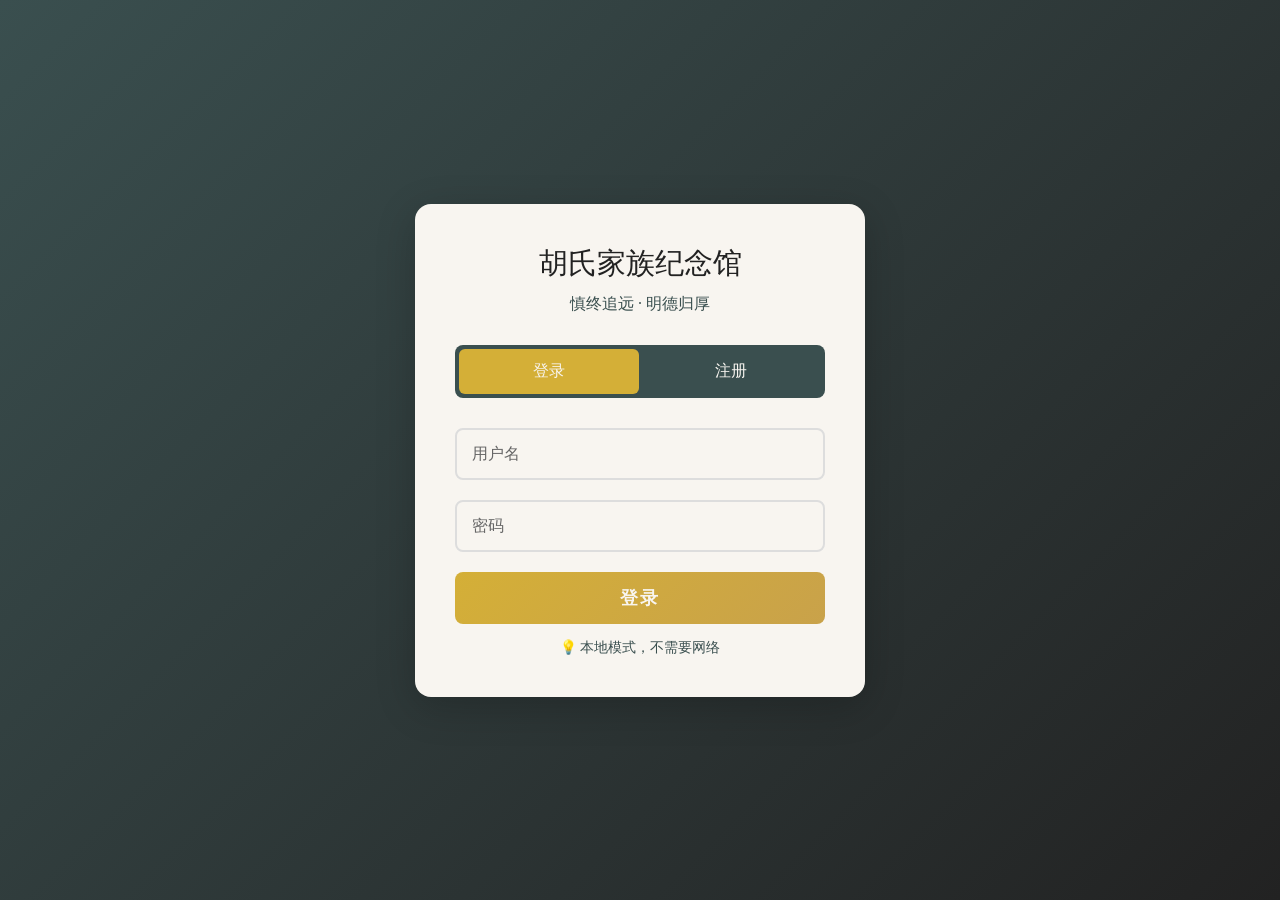
<file: login.html>
<!DOCTYPE html>
<html lang="zh-CN">
<head>
    <meta charset="UTF-8">
    <meta name="viewport" content="width=device-width, initial-scale=1.0">
    <title>登录 - 胡氏家族纪念馆</title>
    <link rel="stylesheet" href="css/style.css">
    <style>
        body {
            min-height: 100vh;
            display: flex;
            align-items: center;
            justify-content: center;
            padding: 20px;
            background: linear-gradient(135deg, var(--color-qinghui) 0%, var(--color-mo) 100%);
        }

        .login-container {
            background: var(--color-mibai);
            padding: 40px;
            border-radius: 16px;
            box-shadow: 0 10px 40px rgba(0,0,0,0.2);
            width: 100%;
            max-width: 450px;
        }

        .login-title {
            text-align: center;
            font-size: 1.8rem;
            color: var(--color-mo);
            margin-bottom: 10px;
            font-family: "KaiTi", "楷体", "STKaiti", serif;
        }

        .login-subtitle {
            text-align: center;
            color: var(--color-qinghui);
            margin-bottom: 30px;
            font-size: 1rem;
        }

        .login-tabs {
            display: flex;
            gap: 2px;
            background: var(--color-qinghui);
            border-radius: 8px;
            padding: 4px;
            margin-bottom: 30px;
        }

        .login-tab {
            flex: 1;
            padding: 12px;
            text-align: center;
            background: transparent;
            border: none;
            color: var(--color-mibai);
            cursor: pointer;
            border-radius: 6px;
            transition: all 0.3s ease;
            font-size: 1rem;
            font-weight: 500;
        }

        .login-tab.active {
            background: var(--color-danjin);
            color: var(--color-mibai);
        }

        .form-group {
            margin-bottom: 20px;
        }

        .form-input {
            width: 100%;
            padding: 14px 16px;
            border: 2px solid var(--color-qinghui);
            border-radius: 8px;
            font-size: 1rem;
            transition: all 0.3s ease;
            background: var(--color-mibai);
            box-sizing: border-box;
        }

        .form-input:focus {
            outline: none;
            border-color: var(--color-danjin);
            box-shadow: 0 0 0 3px rgba(201, 162, 74, 0.2);
        }

        .form-input::placeholder {
            color: var(--color-qinghui);
        }

        .submit-btn {
            width: 100%;
            padding: 14px;
            background: linear-gradient(135deg, var(--color-danjin), #c9a24a);
            color: var(--color-mibai);
            border: none;
            border-radius: 8px;
            font-size: 1.1rem;
            font-weight: 600;
            cursor: pointer;
            transition: all 0.3s ease;
            letter-spacing: 2px;
        }

        .submit-btn:hover {
            transform: translateY(-2px);
            box-shadow: 0 6px 20px rgba(201, 162, 74, 0.4);
        }

        .submit-btn:disabled {
            opacity: 0.6;
            cursor: not-allowed;
            transform: none;
        }

        .hidden {
            display: none;
        }

        .hint-text {
            text-align: center;
            margin-top: 15px;
            color: var(--color-qinghui);
            font-size: 0.85rem;
        }

        @media (max-width: 768px) {
            body {
                padding: 15px;
            }

            .login-container {
                padding: 30px 25px;
                border-radius: 12px;
            }

            .login-title {
                font-size: 1.6rem;
            }

            .login-subtitle {
                font-size: 0.9rem;
            }

            .login-tab {
                padding: 10px;
                font-size: 0.95rem;
            }

            .form-input {
                padding: 12px 14px;
                font-size: 1rem;
            }

            .submit-btn {
                padding: 12px;
                font-size: 1rem;
            }
        }

        @media (max-width: 480px) {
            body {
                padding: 10px;
            }

            .login-container {
                padding: 25px 20px;
            }

            .login-title {
                font-size: 1.4rem;
            }

            .login-tab {
                padding: 9px;
                font-size: 0.9rem;
            }

            .form-input {
                padding: 11px 13px;
                font-size: 0.95rem;
            }

            .submit-btn {
                padding: 11px;
                font-size: 0.95rem;
            }
        }
    </style>
</head>
<body>
    <div class="login-container">
        <h1 class="login-title">胡氏家族纪念馆</h1>
        <p class="login-subtitle">慎终追远 · 明德归厚</p>
        
        <div class="login-tabs">
            <button class="login-tab active" data-tab="login">登录</button>
            <button class="login-tab" data-tab="register">注册</button>
        </div>
        
        <div id="loginForm">
            <div class="form-group">
                <input type="text" id="loginUsername" class="form-input" placeholder="用户名" autocomplete="username" required>
            </div>
            <div class="form-group">
                <input type="password" id="loginPassword" class="form-input" placeholder="密码" autocomplete="current-password" required>
            </div>
            <button type="button" class="submit-btn" id="loginBtn">登录</button>
        </div>
        
        <div id="registerForm" class="hidden">
            <div class="form-group">
                <input type="text" id="registerUsername" class="form-input" placeholder="用户名" autocomplete="username" required>
                <small style="color: var(--color-qinghui); font-size: 0.85rem;">用户名由字母、数字、下划线组成</small>
            </div>
            <div class="form-group">
                <input type="password" id="registerPassword" class="form-input" placeholder="密码 (至少6位)" autocomplete="new-password" required>
            </div>
            <div class="form-group">
                <input type="password" id="registerConfirmPassword" class="form-input" placeholder="确认密码" autocomplete="new-password" required>
            </div>
            <div class="form-group">
                <input type="text" id="registerName" class="form-input" placeholder="您的称呼" autocomplete="name" required>
            </div>
            <button type="button" class="submit-btn" id="registerBtn">注册</button>
        </div>

        <p class="hint-text">💡 本地模式，不需要网络</p>
    </div>
    
    <script>
        const STORAGE_KEY_USERS = 'qingming_users';
        const STORAGE_KEY_CURRENT = 'qingming_current_user';
        
        function getUsers() {
            const users = localStorage.getItem(STORAGE_KEY_USERS);
            return users ? JSON.parse(users) : {};
        }
        
        function saveUsers(users) {
            localStorage.setItem(STORAGE_KEY_USERS, JSON.stringify(users));
        }
        
        function getCurrentUser() {
            const user = localStorage.getItem(STORAGE_KEY_CURRENT);
            return user ? JSON.parse(user) : null;
        }
        
        function setCurrentUser(user) {
            localStorage.setItem(STORAGE_KEY_CURRENT, JSON.stringify(user));
        }
        
        function clearCurrentUser() {
            localStorage.removeItem(STORAGE_KEY_CURRENT);
        }
        
        function init() {
            const currentUser = getCurrentUser();
            if (currentUser) {
                window.location.href = 'index.html';
                return;
            }
            
            let currentTab = 'login';
            
            document.querySelectorAll('.login-tab').forEach(tab => {
                tab.addEventListener('click', () => {
                    document.querySelectorAll('.login-tab').forEach(t => t.classList.remove('active'));
                    tab.classList.add('active');
                    currentTab = tab.dataset.tab;
                    updateForms();
                });
            });
            
            function updateForms() {
                document.getElementById('loginForm').classList.add('hidden');
                document.getElementById('registerForm').classList.add('hidden');
                
                if (currentTab === 'login') {
                    document.getElementById('loginForm').classList.remove('hidden');
                } else {
                    document.getElementById('registerForm').classList.remove('hidden');
                }
            }
            
            document.getElementById('loginBtn').addEventListener('click', function() {
                let username = document.getElementById('loginUsername').value.trim();
                let password = document.getElementById('loginPassword').value;
                
                if (!username || !password) {
                    alert('请填写用户名和密码！');
                    return;
                }
                
                username = username.toLowerCase();
                
                const users = getUsers();
                const user = users[username];
                
                if (!user) {
                    alert('用户不存在，请先注册！');
                    return;
                }
                
                if (user.password !== password) {
                    alert('密码错误！');
                    return;
                }
                
                setCurrentUser(user);
                alert('登录成功！即将跳转到首页...');
                
                setTimeout(() => {
                    window.location.href = 'index.html';
                }, 500);
            });
            
            document.getElementById('registerBtn').addEventListener('click', function() {
                let username = document.getElementById('registerUsername').value.trim();
                const password = document.getElementById('registerPassword').value;
                const confirmPassword = document.getElementById('registerConfirmPassword').value;
                const name = document.getElementById('registerName').value.trim();
                
                username = username.toLowerCase();
                
                if (!username || !password || !confirmPassword || !name) {
                    alert('请填写完整信息！');
                    return;
                }
                
                if (password !== confirmPassword) {
                    alert('两次密码输入不一致！');
                    return;
                }
                
                if (password.length < 6) {
                    alert('密码至少需要6位！');
                    return;
                }
                
                const usernameRegex = /^[a-zA-Z0-9_]+$/;
                if (!usernameRegex.test(username)) {
                    alert('用户名只能包含字母、数字和下划线！');
                    return;
                }
                
                const users = getUsers();
                
                if (users[username]) {
                    alert('用户名已被使用，请换一个！');
                    return;
                }
                
                const newUser = {
                    username: username,
                    password: password,
                    name: name,
                    createdAt: Date.now()
                };
                
                users[username] = newUser;
                saveUsers(users);
                setCurrentUser(newUser);
                
                alert('注册成功！即将跳转到首页...');
                
                setTimeout(() => {
                    window.location.href = 'index.html';
                }, 500);
            });
        }
        
        init();
    </script>
</body>
</html>
</file>
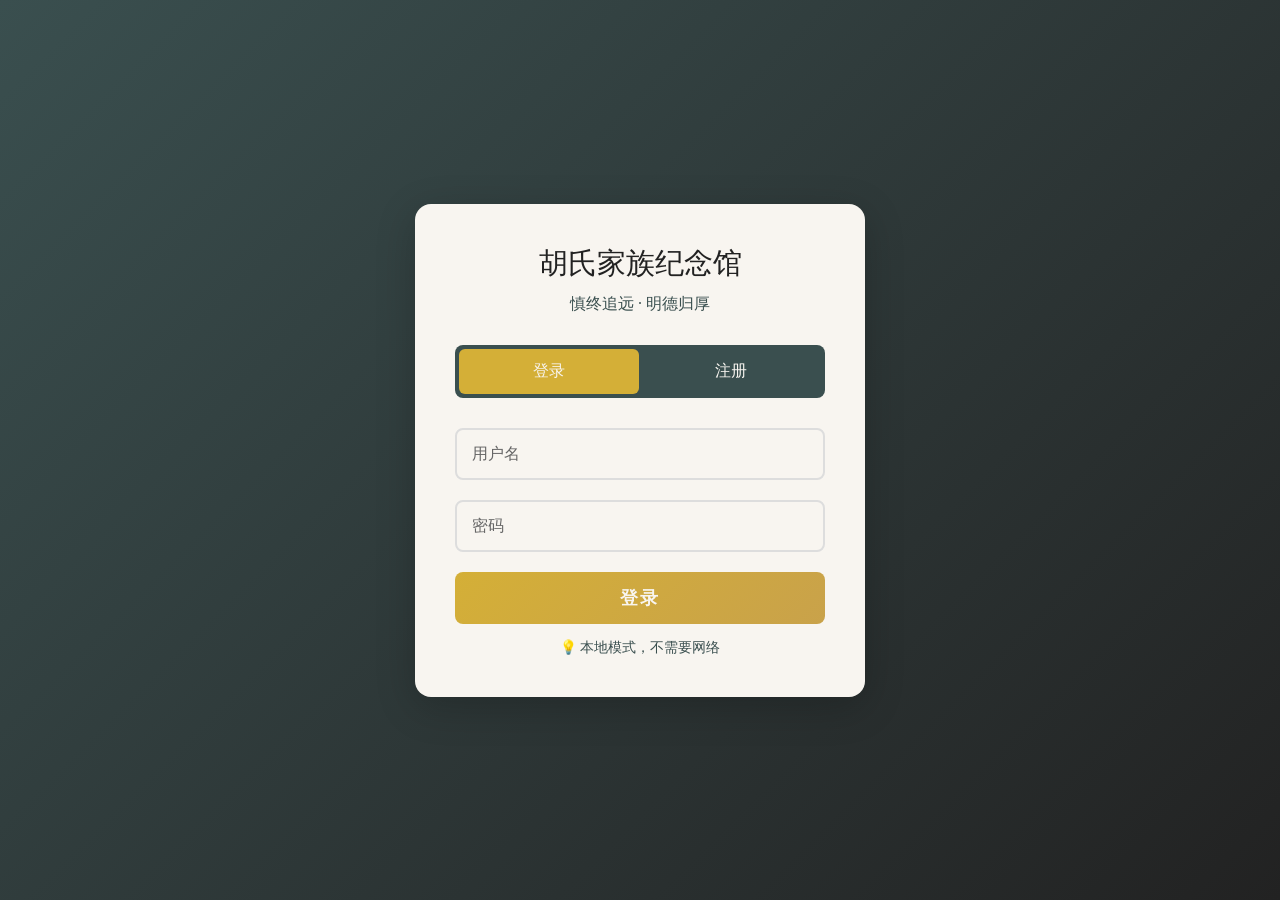
<file: profile.html>
<!DOCTYPE html>
<html lang="zh-CN">
<head>
    <meta charset="UTF-8">
    <meta name="viewport" content="width=device-width, initial-scale=1.0">
    <title>个人中心 - 胡氏家族纪念馆</title>
    <link rel="stylesheet" href="css/style.css">
    <style>
        body {
            padding-top: 80px;
            background: var(--color-bg);
            min-height: 100vh;
        }
        
        .profile-container {
            max-width: 600px;
            margin: 40px auto;
            padding: 0 20px;
        }
        
        .profile-card {
            background: var(--color-mibai);
            border-radius: 16px;
            padding: 40px;
            box-shadow: 0 4px 20px rgba(0,0,0,0.1);
        }
        
        .profile-header {
            text-align: center;
            margin-bottom: 30px;
        }
        
        .profile-avatar {
            width: 100px;
            height: 100px;
            border-radius: 50%;
            background: linear-gradient(135deg, var(--color-danjin), #d4a853);
            display: flex;
            align-items: center;
            justify-content: center;
            margin: 0 auto 20px;
            font-size: 3rem;
        }
        
        .profile-title {
            color: var(--color-mo);
            font-size: 1.8rem;
            margin-bottom: 5px;
        }
        
        .profile-subtitle {
            color: var(--color-qinghui);
            font-size: 1rem;
        }
        
        .form-group {
            margin-bottom: 20px;
        }
        
        .form-label {
            display: block;
            color: var(--color-mo);
            margin-bottom: 8px;
            font-weight: 500;
        }
        
        .form-input {
            width: 100%;
            padding: 14px 16px;
            border: 2px solid var(--color-qinghui);
            border-radius: 8px;
            font-size: 1rem;
            font-family: inherit;
            background: var(--color-mibai);
            transition: border-color 0.3s ease;
            box-sizing: border-box;
        }
        
        .form-input:focus {
            outline: none;
            border-color: var(--color-danjin);
        }
        
        .form-input:disabled {
            background: var(--color-bg-light);
            cursor: not-allowed;
        }
        
        .btn {
            padding: 12px 24px;
            border: none;
            border-radius: 8px;
            font-size: 1rem;
            font-weight: 500;
            cursor: pointer;
            transition: all 0.3s ease;
        }
        
        .btn-primary {
            background: linear-gradient(135deg, var(--color-danjin), #d4a853);
            color: var(--color-mibai);
        }
        
        .btn-primary:hover {
            transform: translateY(-2px);
            box-shadow: 0 6px 16px rgba(212, 168, 83, 0.4);
        }
        
        .btn-secondary {
            background: var(--color-qinghui);
            color: var(--color-mibai);
        }
        
        .btn-secondary:hover {
            background: var(--color-mo);
        }
        
        .btn-danger {
            background: #e74c3c;
            color: white;
        }
        
        .btn-danger:hover {
            background: #c0392b;
        }
        
        .btn-group {
            display: flex;
            gap: 15px;
            margin-top: 30px;
            flex-wrap: wrap;
        }
        
        .btn-group .btn {
            flex: 1;
            min-width: 120px;
        }
        
        .back-link {
            display: inline-flex;
            align-items: center;
            color: var(--color-qinghui);
            text-decoration: none;
            margin-bottom: 20px;
            font-size: 1rem;
            transition: color 0.3s ease;
        }
        
        .back-link:hover {
            color: var(--color-danjin);
        }
        
        .back-link::before {
            content: '←';
            margin-right: 8px;
        }
        
        @media (max-width: 768px) {
            body {
                padding-top: 60px;
            }

            .profile-container {
                margin: 20px auto;
                padding: 0 15px;
            }

            .profile-card {
                padding: 30px 25px;
                border-radius: 12px;
            }

            .profile-avatar {
                width: 80px;
                height: 80px;
                font-size: 2.5rem;
                margin-bottom: 15px;
            }

            .profile-title {
                font-size: 1.6rem;
            }

            .profile-subtitle {
                font-size: 0.95rem;
            }

            .form-input {
                padding: 12px 14px;
                font-size: 1rem;
            }

            .btn-group {
                flex-direction: column;
            }

            .btn-group .btn {
                min-width: 100%;
            }

            .back-link {
                font-size: 0.95rem;
                margin-bottom: 15px;
            }
        }

        @media (max-width: 480px) {
            .profile-card {
                padding: 25px 20px;
            }

            .profile-avatar {
                width: 70px;
                height: 70px;
                font-size: 2.2rem;
            }

            .profile-title {
                font-size: 1.4rem;
            }

            .form-label {
                font-size: 0.95rem;
            }

            .form-input {
                padding: 11px 13px;
                font-size: 0.95rem;
            }

            .btn {
                padding: 11px 20px;
                font-size: 0.95rem;
            }
        }
    </style>
</head>
<body>
    <div class="profile-container">
        <a href="index.html" class="back-link">返回首页</a>
        
        <div class="profile-card">
            <div class="profile-header">
                <div class="profile-avatar">👤</div>
                <h1 class="profile-title" id="displayName">用户</h1>
                <p class="profile-subtitle" id="displayUsername">@username</p>
            </div>
            
            <div class="form-group">
                <label class="form-label">用户名</label>
                <input type="text" id="profileUsername" class="form-input" disabled>
            </div>
            
            <div class="form-group">
                <label class="form-label">称呼</label>
                <input type="text" id="profileName" class="form-input" placeholder="修改您的称呼">
            </div>
            
            <div class="form-group">
                <label class="form-label">新密码（不修改请留空）</label>
                <input type="password" id="profileNewPassword" class="form-input" placeholder="至少6位">
            </div>
            
            <div class="form-group">
                <label class="form-label">确认新密码</label>
                <input type="password" id="profileConfirmPassword" class="form-input" placeholder="再次输入新密码">
            </div>
            
            <div class="btn-group">
                <button type="button" class="btn btn-primary" onclick="saveProfile()">保存修改</button>
                <button type="button" class="btn btn-secondary" onclick="logout()">退出登录</button>
            </div>
        </div>
    </div>
    
    <script>
        const STORAGE_KEY_USERS = 'qingming_users';
        const STORAGE_KEY_CURRENT = 'qingming_current_user';
        
        function getUsers() {
            const users = localStorage.getItem(STORAGE_KEY_USERS);
            return users ? JSON.parse(users) : {};
        }
        
        function saveUsers(users) {
            localStorage.setItem(STORAGE_KEY_USERS, JSON.stringify(users));
        }
        
        function getCurrentUser() {
            const user = localStorage.getItem(STORAGE_KEY_CURRENT);
            return user ? JSON.parse(user) : null;
        }
        
        function setCurrentUser(user) {
            localStorage.setItem(STORAGE_KEY_CURRENT, JSON.stringify(user));
        }
        
        function clearCurrentUser() {
            localStorage.removeItem(STORAGE_KEY_CURRENT);
        }
        
        let currentUser = null;
        
        function init() {
            currentUser = getCurrentUser();
            
            if (!currentUser) {
                window.location.href = 'login.html';
                return;
            }
            
            document.getElementById('displayName').textContent = currentUser.name || '用户';
            document.getElementById('displayUsername').textContent = '@' + (currentUser.username || 'user');
            document.getElementById('profileUsername').value = currentUser.username || '';
            document.getElementById('profileName').value = currentUser.name || '';
        }
        
        function saveProfile() {
            if (!currentUser) return;
            
            const name = document.getElementById('profileName').value.trim();
            const newPassword = document.getElementById('profileNewPassword').value;
            const confirmPassword = document.getElementById('profileConfirmPassword').value;
            
            if (!name) {
                alert('称呼不能为空！');
                return;
            }
            
            if (newPassword && newPassword.length < 6) {
                alert('新密码至少需要6位！');
                return;
            }
            
            if (newPassword && newPassword !== confirmPassword) {
                alert('两次输入的密码不一致！');
                return;
            }
            
            const users = getUsers();
            const user = users[currentUser.username];
            
            if (user) {
                user.name = name;
                if (newPassword) {
                    user.password = newPassword;
                }
                users[currentUser.username] = user;
                saveUsers(users);
                
                currentUser.name = name;
                if (newPassword) {
                    currentUser.password = newPassword;
                }
                setCurrentUser(currentUser);
                
                document.getElementById('displayName').textContent = name;
                document.getElementById('profileNewPassword').value = '';
                document.getElementById('profileConfirmPassword').value = '';
                
                alert('保存成功！');
            }
        }
        
        function logout() {
            if (!confirm('确定要退出登录吗？')) return;
            
            clearCurrentUser();
            window.location.href = 'login.html';
        }
        
        window.saveProfile = saveProfile;
        window.logout = logout;
        
        init();
    </script>
</body>
</html>
</file>
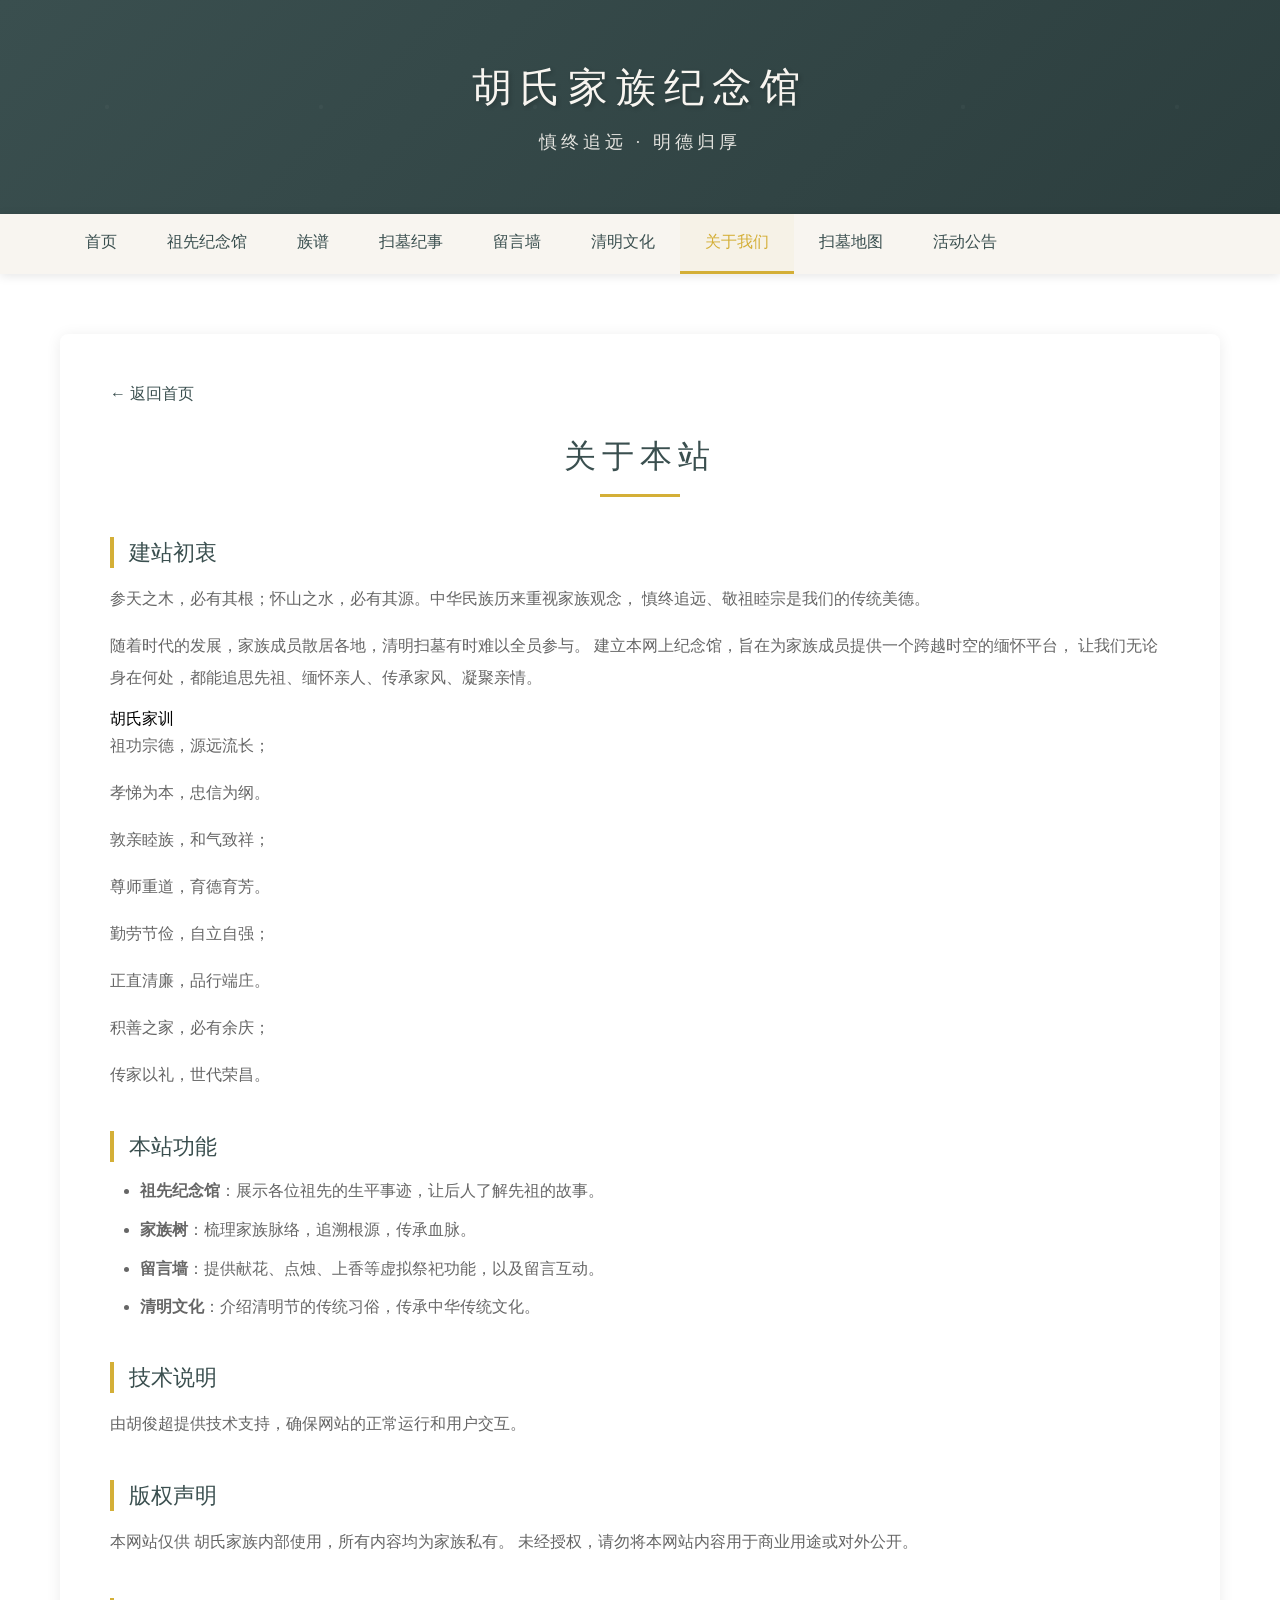
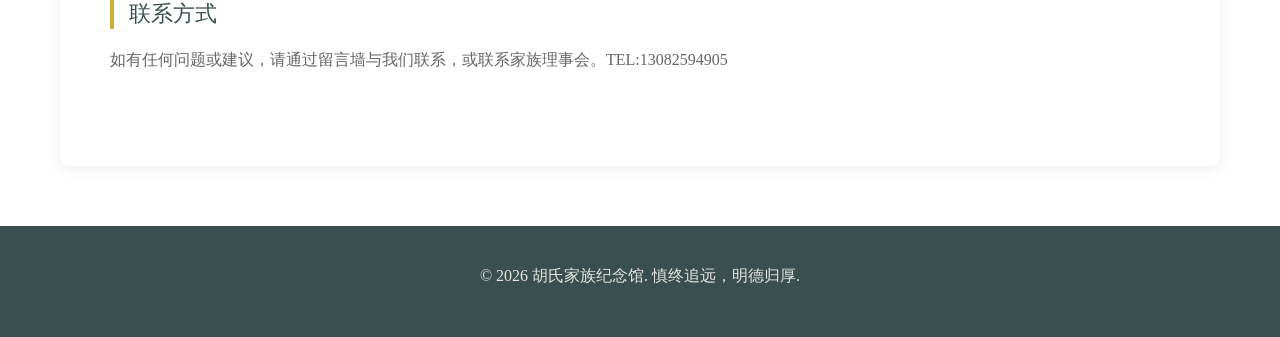
<file: pages/about.html>
<!DOCTYPE html>
<html lang="zh-CN">
<head>
    <meta charset="UTF-8">
    <meta name="viewport" content="width=device-width, initial-scale=1.0">
    <title>关于我们 - 胡氏家族纪念馆</title>
    <link rel="stylesheet" href="../css/style.css">
</head>
<body>
    <header class="header">
        <div class="header-content">
            <h1 class="site-title">胡氏家族纪念馆</h1>
            <p class="site-subtitle">慎终追远 · 明德归厚</p>
        </div>
    </header>

    <nav class="nav">
        <div class="nav-container">
            <a href="../index.html" class="nav-item">首页</a>
            <a href="../index.html#ancestors" class="nav-item">祖先纪念馆</a>
            <a href="family-tree.html" class="nav-item">族谱</a>
             <a href="#timeline" class="nav-item">扫墓纪事</a>
            <a href="../index.html#messages" class="nav-item">留言墙</a>
            <a href="culture.html" class="nav-item">清明文化</a>
            <a href="about.html" class="nav-item active">关于我们</a>
            <a href="tomb-map.html" class="nav-item">扫墓地图</a>
            <a href="activity.html" class="nav-item">活动公告</a>
        </div>
    </nav>

    <main class="main">
        <section class="section">
            <div class="container">
                <div class="page-container">
                    <a href="../index.html" class="back-link">← 返回首页</a>
                    <h2 class="section-title">关于本站</h2>
                    
                    <div class="culture-section">
                        <h3>建站初衷</h3>
                        <p>
                            参天之木，必有其根；怀山之水，必有其源。中华民族历来重视家族观念，
                            慎终追远、敬祖睦宗是我们的传统美德。
                        </p>
                        <p>
                            随着时代的发展，家族成员散居各地，清明扫墓有时难以全员参与。
                            建立本网上纪念馆，旨在为家族成员提供一个跨越时空的缅怀平台，
                            让我们无论身在何处，都能追思先祖、缅怀亲人、传承家风、凝聚亲情。
                        </p>
                        <div class="family-motto">
                            <h4>胡氏家训</h4>
                            <div class="vertical-text">
                                <p>祖功宗德，源远流长；</p>
                                <p>孝悌为本，忠信为纲。</p>
                                <p>敦亲睦族，和气致祥；</p>
                                <p>尊师重道，育德育芳。</p>
                                <p>勤劳节俭，自立自强；</p>
                                <p>正直清廉，品行端庄。</p>
                                <p>积善之家，必有余庆；</p>
                                <p>传家以礼，世代荣昌。</p>
                            </div>
                        </div>
                        </p>
                    </div>

                    <div class="culture-section">
                        <h3>本站功能</h3>
                        <ul>
                            <li><strong>祖先纪念馆</strong>：展示各位祖先的生平事迹，让后人了解先祖的故事。</li>
                            <li><strong>家族树</strong>：梳理家族脉络，追溯根源，传承血脉。</li>
                            <li><strong>留言墙</strong>：提供献花、点烛、上香等虚拟祭祀功能，以及留言互动。</li>
                            <li><strong>清明文化</strong>：介绍清明节的传统习俗，传承中华传统文化。</li>
                        </ul>
                    </div>

                    <div class="culture-section">
                        <h3>技术说明</h3>
                        <p>
                            由胡俊超提供技术支持，确保网站的正常运行和用户交互。
                        </p>
                    </div>

                    <div class="culture-section">
                        <h3>版权声明</h3>
                        <p>
                            本网站仅供 胡氏家族内部使用，所有内容均为家族私有。
                            未经授权，请勿将本网站内容用于商业用途或对外公开。
                        </p>
                    </div>

                    <div class="culture-section">
                        <h3>联系方式</h3>
                        <p>
                            如有任何问题或建议，请通过留言墙与我们联系，或联系家族理事会。TEL:13082594905
                        </p>
                    </div>
                </div>
            </div>
        </section>
    </main>

    <footer class="footer">
        <div class="container">
            <p class="footer-text">&copy; 2026 胡氏家族纪念馆. 慎终追远，明德归厚.</p>  
        </div>
    </footer>
</body>
</html>
</file>
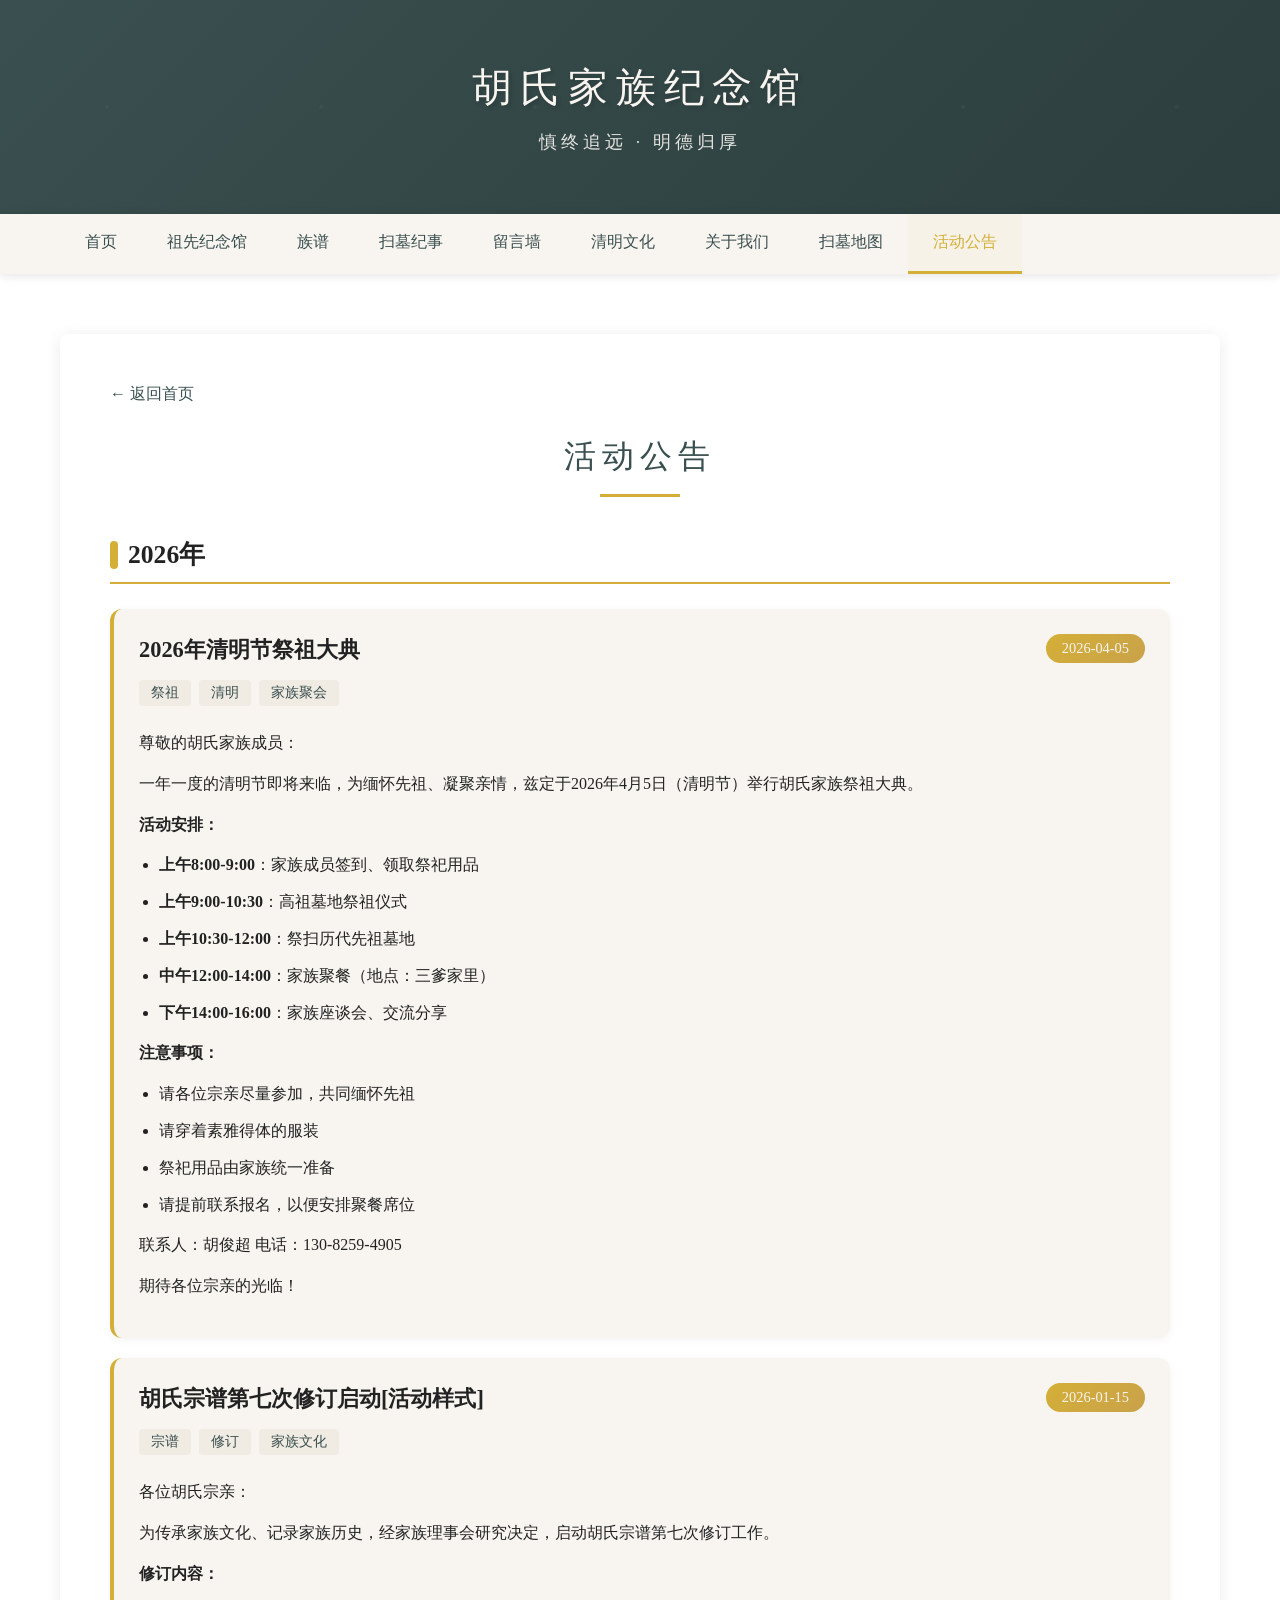
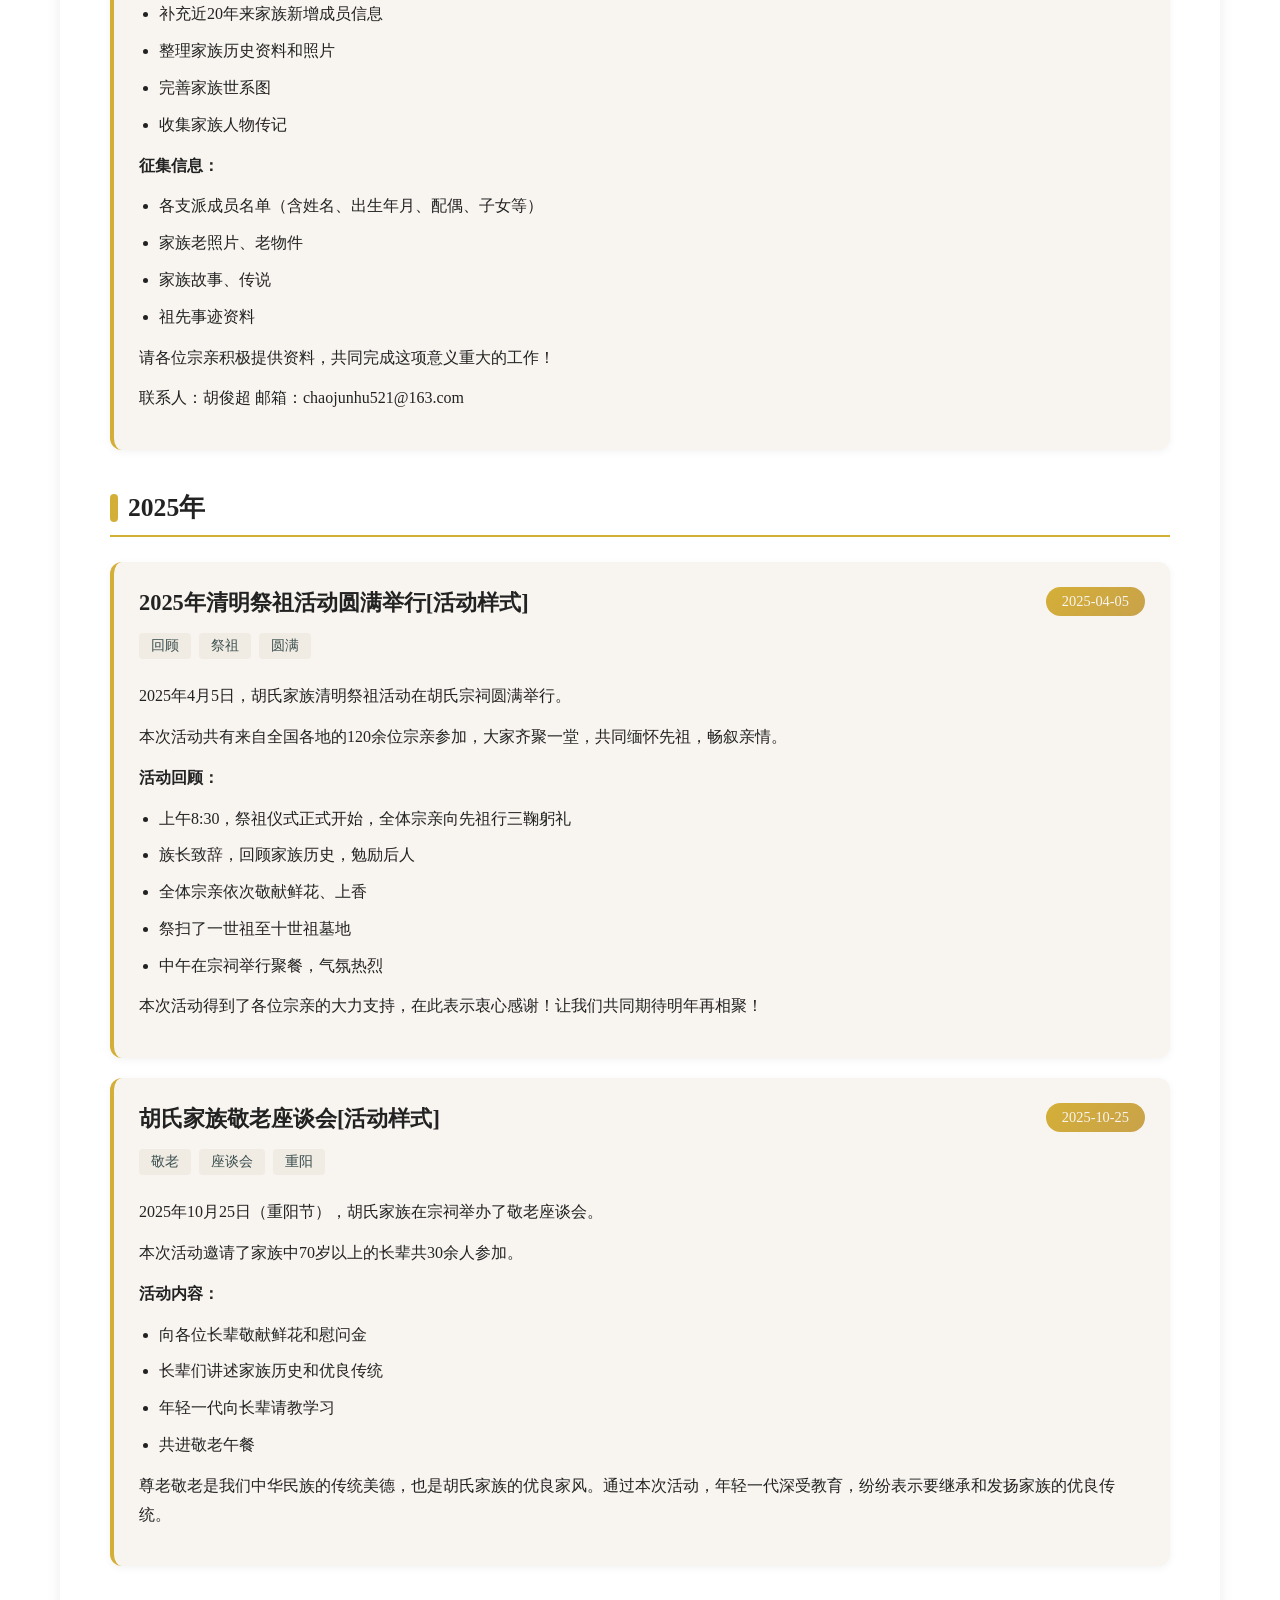
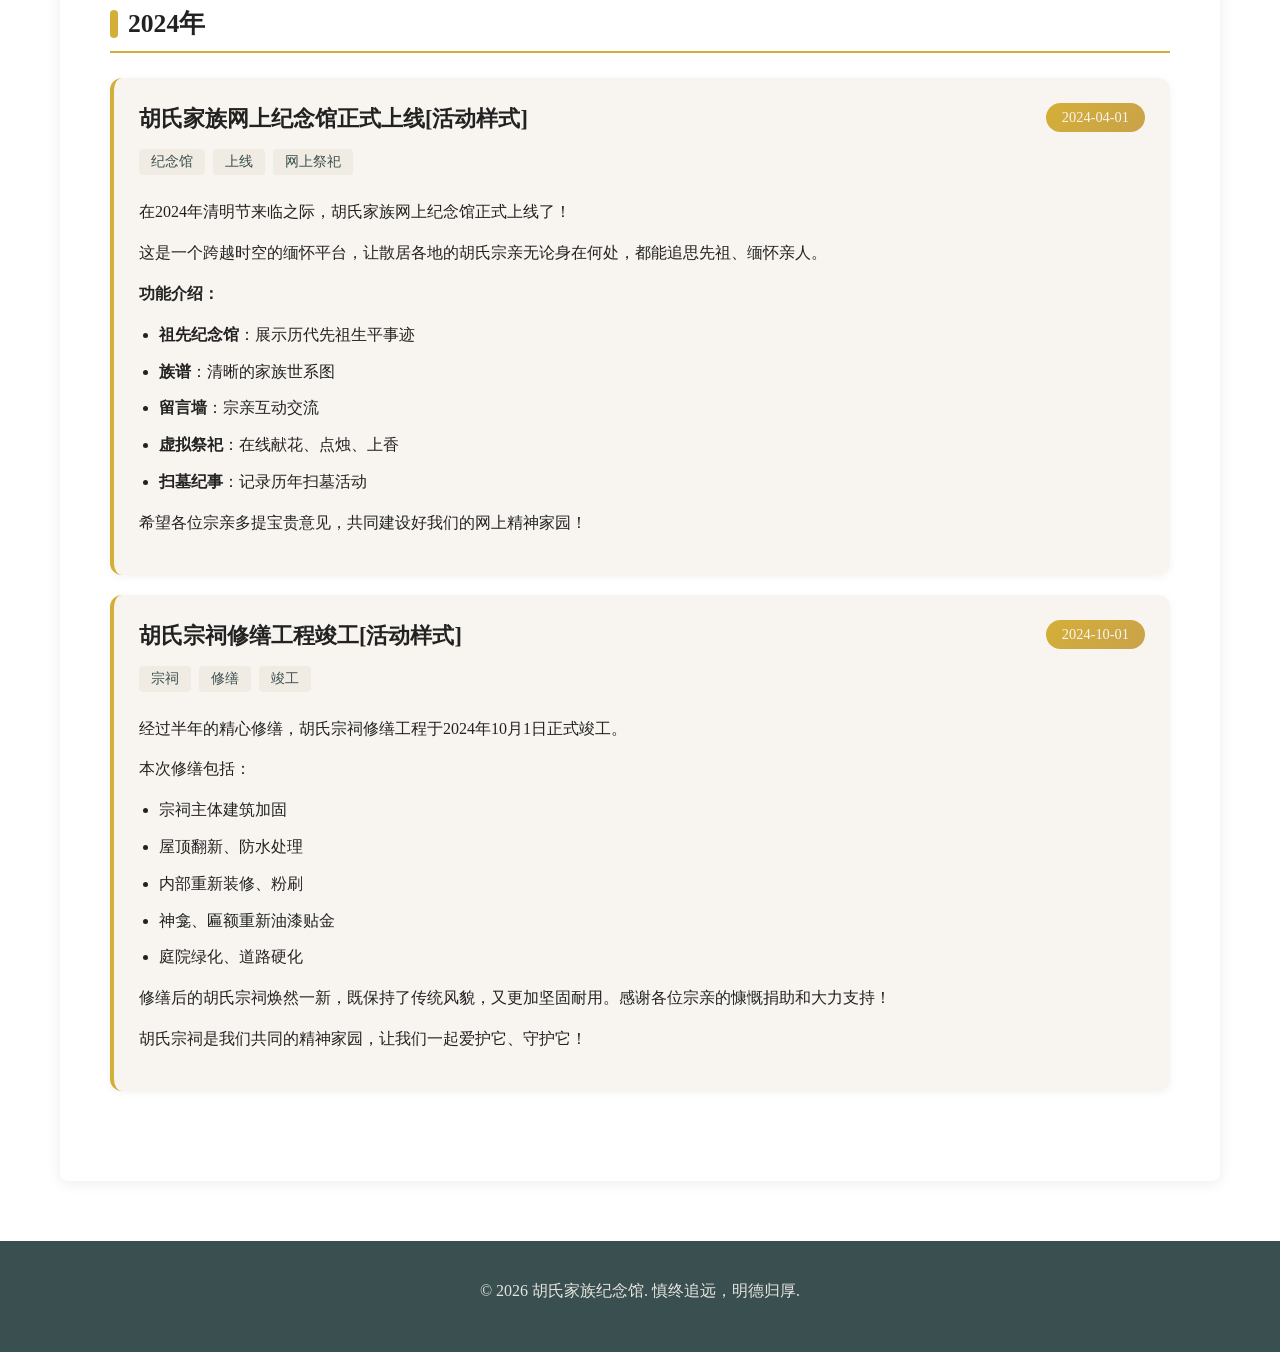
<file: pages/activity.html>
<!DOCTYPE html>
<html lang="zh-CN">
<head>
    <meta charset="UTF-8">
    <meta name="viewport" content="width=device-width, initial-scale=1.0">
    <title>活动公告 - 胡氏家族纪念馆</title>
    <link rel="stylesheet" href="../css/style.css">
    <style>
        .activity-list {
            margin-top: 30px;
        }

        .activity-item {
            background: var(--color-mibai);
            border-radius: 12px;
            padding: 25px;
            margin-bottom: 20px;
            box-shadow: 0 2px 8px rgba(0,0,0,0.05);
            border-left: 4px solid var(--color-danjin);
            transition: all 0.3s ease;
        }

        .activity-item:hover {
            transform: translateX(5px);
            box-shadow: 0 4px 15px rgba(0,0,0,0.1);
        }

        .activity-header {
            display: flex;
            justify-content: space-between;
            align-items: flex-start;
            margin-bottom: 15px;
            flex-wrap: wrap;
            gap: 10px;
        }

        .activity-title {
            font-size: 1.4rem;
            color: var(--color-mo);
            font-weight: 600;
            flex: 1;
        }

        .activity-date {
            background: linear-gradient(135deg, var(--color-danjin), #c9a24a);
            color: var(--color-mibai);
            padding: 6px 16px;
            border-radius: 20px;
            font-size: 0.9rem;
            font-weight: 500;
            white-space: nowrap;
        }

        .activity-tag {
            display: inline-block;
            background: var(--color-bg-light);
            color: var(--color-qinghui);
            padding: 4px 12px;
            border-radius: 4px;
            font-size: 0.85rem;
            margin-right: 8px;
            margin-bottom: 8px;
        }

        .activity-content {
            color: var(--color-mo);
            line-height: 1.8;
            margin-top: 15px;
        }

        .activity-content p {
            margin-bottom: 12px;
        }

        .activity-content ul {
            margin-left: 20px;
            margin-bottom: 12px;
        }

        .activity-content li {
            margin-bottom: 8px;
        }

        .activity-images {
            display: grid;
            grid-template-columns: repeat(auto-fill, minmax(200px, 1fr));
            gap: 15px;
            margin-top: 20px;
        }

        .activity-image {
            width: 100%;
            aspect-ratio: 4/3;
            object-fit: cover;
            border-radius: 8px;
            cursor: pointer;
            transition: all 0.3s ease;
        
        }

        .activity-image:hover {
            transform: scale(1.05);
            box-shadow: 0 4px 15px rgba(0,0,0,0.2);
        }

        .year-section {
            margin-bottom: 40px;
        }

        .year-title {
            font-size: 1.6rem;
            color: var(--color-mo);
            font-weight: 600;
            padding-bottom: 10px;
            border-bottom: 2px solid var(--color-danjin);
            margin-bottom: 25px;
            display: flex;
            align-items: center;
            gap: 10px;
        }

        .year-title::before {
            content: '';
            width: 8px;
            height: 28px;
            background: var(--color-danjin);
            border-radius: 4px;
        }

        @media (max-width: 768px) {
            .activity-header {
                flex-direction: column;
                align-items: flex-start;
            }

            .activity-title {
                font-size: 1.2rem;
            }

            .activity-item {
                padding: 20px;
            }

            .activity-images {
                grid-template-columns: repeat(2, 1fr);
            }
        }
    </style>
</head>
<body>
    <header class="header">
        <div class="header-content">
            <h1 class="site-title">胡氏家族纪念馆</h1>
            <p class="site-subtitle">慎终追远 · 明德归厚</p>
        </div>
    </header>

    <nav class="nav">
        <div class="nav-container">
            <a href="../index.html" class="nav-item">首页</a>
            <a href="../index.html#ancestors" class="nav-item">祖先纪念馆</a>
            <a href="family-tree.html" class="nav-item">族谱</a>
             <a href="#timeline" class="nav-item">扫墓纪事</a>
            <a href="../index.html#messages" class="nav-item">留言墙</a>
            <a href="culture.html" class="nav-item">清明文化</a>
            <a href="about.html" class="nav-item">关于我们</a>
            <a href="tomb-map.html" class="nav-item">扫墓地图</a>
            <a href="activity.html" class="nav-item active">活动公告</a>
        </div>
    </nav>

    <main class="main">
        <section class="section">
            <div class="container">
                <div class="page-container">
                    <a href="../index.html" class="back-link">← 返回首页</a>
                    <h2 class="section-title">活动公告</h2>
                    
                    <div class="activity-list" id="activityList">
                    </div>
                </div>
            </div>
        </section>
    </main>

    <footer class="footer">
        <div class="container">
            <p class="footer-text">&copy; 2026 胡氏家族纪念馆. 慎终追远，明德归厚.</p>
        </div>
    </footer>

    <script>
        const activities = [
            {
                year: 2026,
                items: [
                    {
                        id: 1,
                        title: '2026年清明节祭祖大典',
                        date: '2026-04-05',
                        tags: ['祭祖', '清明', '家族聚会'],
                        content: `
                            <p>尊敬的胡氏家族成员：</p>
                            <p>一年一度的清明节即将来临，为缅怀先祖、凝聚亲情，兹定于2026年4月5日（清明节）举行胡氏家族祭祖大典。</p>
                            <p><strong>活动安排：</strong></p>
                            <ul>
                                <li><strong>上午8:00-9:00</strong>：家族成员签到、领取祭祀用品</li>
                                <li><strong>上午9:00-10:30</strong>：高祖墓地祭祖仪式</li>
                                <li><strong>上午10:30-12:00</strong>：祭扫历代先祖墓地</li>
                                <li><strong>中午12:00-14:00</strong>：家族聚餐（地点：三爹家里）</li>
                                <li><strong>下午14:00-16:00</strong>：家族座谈会、交流分享</li>
                            </ul>
                            <p><strong>注意事项：</strong></p>
                            <ul>
                                <li>请各位宗亲尽量参加，共同缅怀先祖</li>
                                <li>请穿着素雅得体的服装</li>
                                <li>祭祀用品由家族统一准备</li>
                                <li>请提前联系报名，以便安排聚餐席位</li>
                            </ul>
                            <p>联系人：胡俊超 电话：130-8259-4905</p>
                            <p>期待各位宗亲的光临！</p>
                        `,
                        images: []
                    },
                    {
                        id: 2,
                        title: '胡氏宗谱第七次修订启动[活动样式]',
                        date: '2026-01-15',
                        tags: ['宗谱', '修订', '家族文化'],
                        content: `
                            <p>各位胡氏宗亲：</p>
                            <p>为传承家族文化、记录家族历史，经家族理事会研究决定，启动胡氏宗谱第七次修订工作。</p>
                            <p><strong>修订内容：</strong></p>
                            <ul>
                                <li>补充近20年来家族新增成员信息</li>
                                <li>整理家族历史资料和照片</li>
                                <li>完善家族世系图</li>
                                <li>收集家族人物传记</li>
                            </ul>
                            <p><strong>征集信息：</strong></p>
                            <ul>
                                <li>各支派成员名单（含姓名、出生年月、配偶、子女等）</li>
                                <li>家族老照片、老物件</li>
                                <li>家族故事、传说</li>
                                <li>祖先事迹资料</li>
                            </ul>
                            <p>请各位宗亲积极提供资料，共同完成这项意义重大的工作！</p>
                            <p>联系人：胡俊超 邮箱：chaojunhu521@163.com</p>
                        `,
                        images: []
                    }
                ]
            },
            {
                year: 2025,
                items: [
                    {
                        id: 3,
                        title: '2025年清明祭祖活动圆满举行[活动样式]',
                        date: '2025-04-05',
                        tags: ['回顾', '祭祖', '圆满'],
                        content: `
                            <p>2025年4月5日，胡氏家族清明祭祖活动在胡氏宗祠圆满举行。</p>
                            <p>本次活动共有来自全国各地的120余位宗亲参加，大家齐聚一堂，共同缅怀先祖，畅叙亲情。</p>
                            <p><strong>活动回顾：</strong></p>
                            <ul>
                                <li>上午8:30，祭祖仪式正式开始，全体宗亲向先祖行三鞠躬礼</li>
                                <li>族长致辞，回顾家族历史，勉励后人</li>
                                <li>全体宗亲依次敬献鲜花、上香</li>
                                <li>祭扫了一世祖至十世祖墓地</li>
                                <li>中午在宗祠举行聚餐，气氛热烈</li>
                            </ul>
                            <p>本次活动得到了各位宗亲的大力支持，在此表示衷心感谢！让我们共同期待明年再相聚！</p>
                        `,
                        images: []
                    },
                    {
                        id: 4,
                        title: '胡氏家族敬老座谈会[活动样式]',
                        date: '2025-10-25',
                        tags: ['敬老', '座谈会', '重阳'],
                        content: `
                            <p>2025年10月25日（重阳节），胡氏家族在宗祠举办了敬老座谈会。</p>
                            <p>本次活动邀请了家族中70岁以上的长辈共30余人参加。</p>
                            <p><strong>活动内容：</strong></p>
                            <ul>
                                <li>向各位长辈敬献鲜花和慰问金</li>
                                <li>长辈们讲述家族历史和优良传统</li>
                                <li>年轻一代向长辈请教学习</li>
                                <li>共进敬老午餐</li>
                            </ul>
                            <p>尊老敬老是我们中华民族的传统美德，也是胡氏家族的优良家风。通过本次活动，年轻一代深受教育，纷纷表示要继承和发扬家族的优良传统。</p>
                        `,
                        images: []
                    }
                ]
            },
            {
                year: 2024,
                items: [
                    {
                        id: 5,
                        title: '胡氏家族网上纪念馆正式上线[活动样式]',
                        date: '2024-04-01',
                        tags: ['纪念馆', '上线', '网上祭祀'],
                        content: `
                            <p>在2024年清明节来临之际，胡氏家族网上纪念馆正式上线了！</p>
                            <p>这是一个跨越时空的缅怀平台，让散居各地的胡氏宗亲无论身在何处，都能追思先祖、缅怀亲人。</p>
                            <p><strong>功能介绍：</strong></p>
                            <ul>
                                <li><strong>祖先纪念馆</strong>：展示历代先祖生平事迹</li>
                                <li><strong>族谱</strong>：清晰的家族世系图</li>
                                <li><strong>留言墙</strong>：宗亲互动交流</li>
                                <li><strong>虚拟祭祀</strong>：在线献花、点烛、上香</li>
                                <li><strong>扫墓纪事</strong>：记录历年扫墓活动</li>
                            </ul>
                            <p>希望各位宗亲多提宝贵意见，共同建设好我们的网上精神家园！</p>
                        `,
                        images: []
                    },
                    {
                        id: 6,
                        title: '胡氏宗祠修缮工程竣工[活动样式]',
                        date: '2024-10-01',
                        tags: ['宗祠', '修缮', '竣工'],
                        content: `
                            <p>经过半年的精心修缮，胡氏宗祠修缮工程于2024年10月1日正式竣工。</p>
                            <p>本次修缮包括：</p>
                            <ul>
                                <li>宗祠主体建筑加固</li>
                                <li>屋顶翻新、防水处理</li>
                                <li>内部重新装修、粉刷</li>
                                <li>神龛、匾额重新油漆贴金</li>
                                <li>庭院绿化、道路硬化</li>
                            </ul>
                            <p>修缮后的胡氏宗祠焕然一新，既保持了传统风貌，又更加坚固耐用。感谢各位宗亲的慷慨捐助和大力支持！</p>
                            <p>胡氏宗祠是我们共同的精神家园，让我们一起爱护它、守护它！</p>
                        `,
                        images: []
                    }
                ]
            }
        ];

        function renderActivities() {
            const list = document.getElementById('activityList');
            
            list.innerHTML = activities.map(yearData => `
                <div class="year-section">
                    <div class="year-title">${yearData.year}年</div>
                    ${yearData.items.map(activity => `
                        <div class="activity-item">
                            <div class="activity-header">
                                <div class="activity-title">${activity.title}</div>
                                <div class="activity-date">${activity.date}</div>
                            </div>
                            <div>
                                ${activity.tags.map(tag => `<span class="activity-tag">${tag}</span>`).join('')}
                            </div>
                            <div class="activity-content">
                                ${activity.content}
                            </div>
                            ${activity.images && activity.images.length > 0 ? `
                                <div class="activity-images" id="activity-images-${activity.id}">
                                    ${activity.images.map(img => `
                                        <img data-src="${img}" src="" alt="${activity.title}" class="activity-image" onclick="window.open('${img}', '_blank')" onerror="this.style.display='none';">
                                    `).join('')}
                                </div>
                            ` : ''}
                        </div>
                    `).join('')}
                </div>
            `).join('');
        }

        renderActivities();
        
        setTimeout(() => {
            document.querySelectorAll('.activity-images img[data-src]').forEach(img => {
                img.src = img.dataset.src;
                img.onload = () => {
                    img.classList.add('loaded');
                };
            });
        }, 200);
    </script>
</body>
</html>
</file>
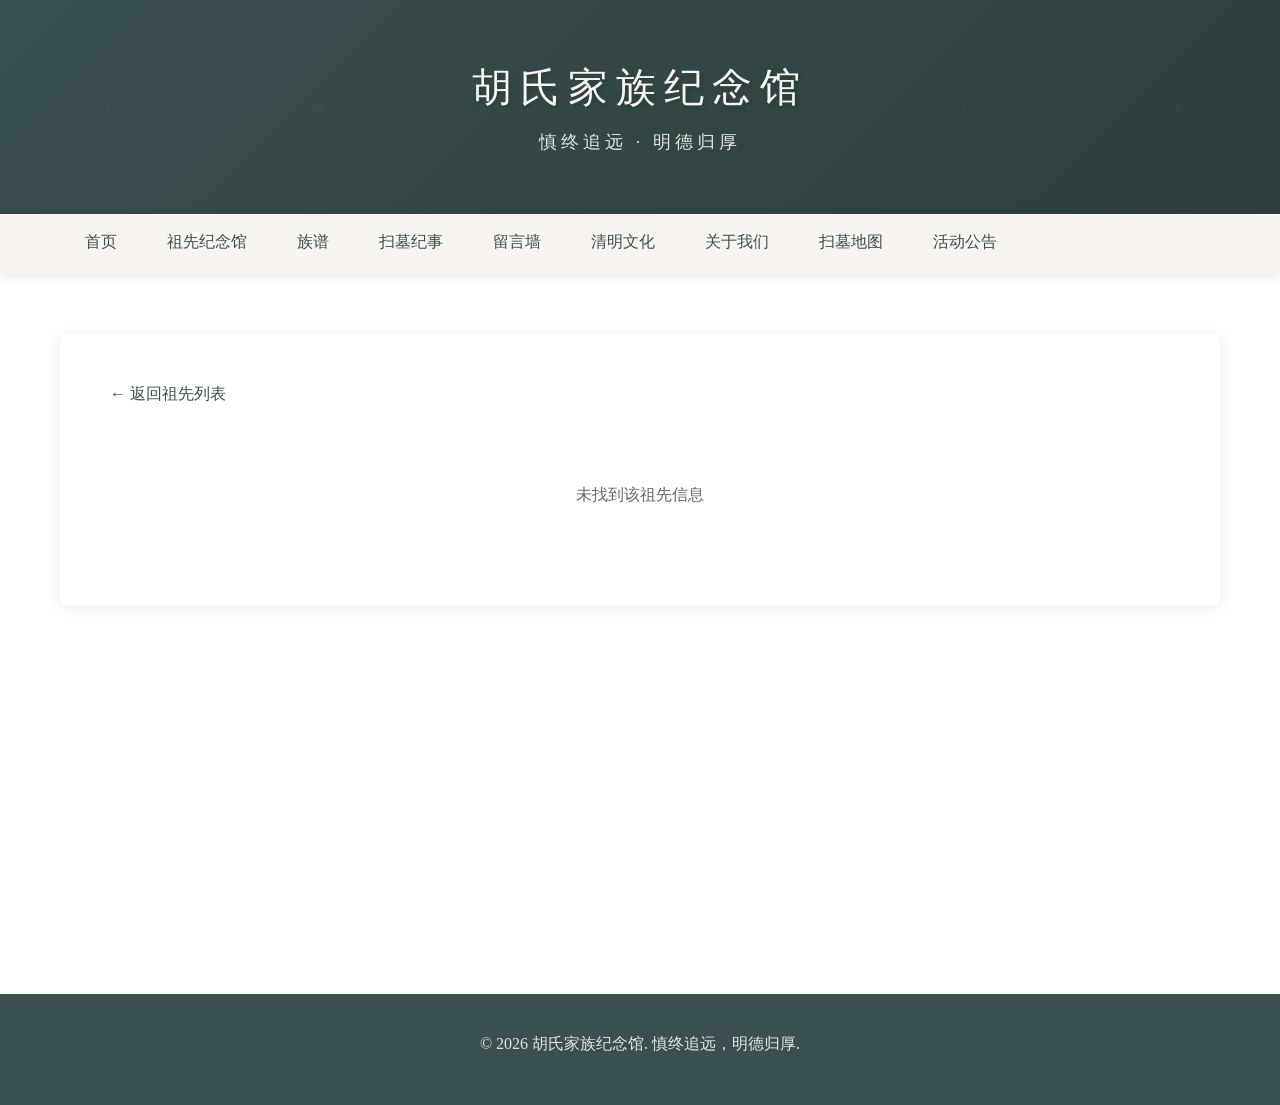
<file: pages/ancestor.html>
<!DOCTYPE html>
<html lang="zh-CN">
<head>
    <meta charset="UTF-8">
    <meta name="viewport" content="width=device-width, initial-scale=1.0">
    <title>祖先详情 - 胡氏家族纪念馆</title>
    <link rel="stylesheet" href="../css/style.css">
</head>
<body>
    <header class="header">
        <div class="header-content">
            <h1 class="site-title">胡氏家族纪念馆</h1>
            <p class="site-subtitle">慎终追远 · 明德归厚</p>
        </div>
    </header>

    <nav class="nav">
        <div class="nav-container">
            <a href="../index.html" class="nav-item">首页</a>
            <a href="../index.html#ancestors" class="nav-item active">祖先纪念馆</a>
            <a href="family-tree.html" class="nav-item">族谱</a>
             <a href="#timeline" class="nav-item">扫墓纪事</a>
            <a href="../index.html#messages" class="nav-item">留言墙</a>
            <a href="culture.html" class="nav-item">清明文化</a>
            <a href="about.html" class="nav-item">关于我们</a>
            <a href="pages/tomb-map.html" class="nav-item">扫墓地图</a>
            <a href="pages/activity.html" class="nav-item">活动公告</a>
        </div>
    </nav>

    <main class="main">
        <section class="section">
            <div class="container">
                <div class="page-container" id="ancestorDetail">
                </div>
            </div>
        </section>
    </main>

    <footer class="footer">
        <div class="container">
            <p class="footer-text">&copy; 2026 胡氏家族纪念馆. 慎终追远，明德归厚.</p>
        </div>
    </footer>

    <script src="../js/main.js"></script>
    <script>
        function getAncestorId() {
            const params = new URLSearchParams(window.location.search);
            return parseInt(params.get('id'));
        }

        function renderAncestorDetail() {
            const id = getAncestorId();
            const ancestor = ancestorsData.find(a => a.id === id);

            if (!ancestor) {
                document.getElementById('ancestorDetail').innerHTML = `
                    <a href="../index.html#ancestors" class="back-link">← 返回祖先列表</a>
                    <p style="text-align: center; color: #666; padding: 50px;">未找到该祖先信息</p>
                `;
                return;
            }

            document.getElementById('ancestorDetail').innerHTML = `
                <a href="../index.html#ancestors" class="back-link">← 返回祖先列表</a>
                <div class="detail-photo">${ancestor.photo}</div>
                <h2 class="detail-name">${ancestor.name}</h2>
                ${ancestor.zi || ancestor.hao ? `<p class="detail-zihao">${ancestor.zi ? `字 ${ancestor.zi}` : ''}${ancestor.zi && ancestor.hao ? ' · ' : ''}${ancestor.hao ? `号 ${ancestor.hao}` : ''}</p>` : ''}
                <p class="detail-dates">${ancestor.birthDate} — ${ancestor.deathDate}</p>
                
                <div class="detail-section">
                    <h3>生平简介</h3>
                    <p>${ancestor.biography}</p>
                </div>
                
                <div class="detail-section">
                    <h3>主要事迹</h3>
                    <p>${ancestor.achievements}</p>
                </div>
                
                <div class="detail-section">
                    <h3>家族关系</h3>
                    <div class="relation-list">
                        <div class="relation-item">
                            <div class="relation-label">父亲</div>
                            <div class="relation-name">${ancestor.familyRelations.father}</div>
                        </div>
                        <div class="relation-item">
                            <div class="relation-label">母亲</div>
                            <div class="relation-name">${ancestor.familyRelations.mother}</div>
                        </div>
                        <div class="relation-item">
                            <div class="relation-label">配偶</div>
                            <div class="relation-name">${ancestor.familyRelations.spouse}</div>
                        </div>
                        <div class="relation-item">
                            <div class="relation-label">子女</div>
                            <div class="relation-name">${ancestor.familyRelations.children.join('、')}</div>
                        </div>
                    </div>
                </div>
                
                <div class="detail-section">
                    <h3>纪念语</h3>
                    <p style="font-style: italic; color: #3A4F4F; font-size: 1.1rem; text-align: center;">${ancestor.memorial}</p>
                </div>
            `;
        }

        document.addEventListener('DOMContentLoaded', renderAncestorDetail);
    </script>
</body>
</html>
</file>
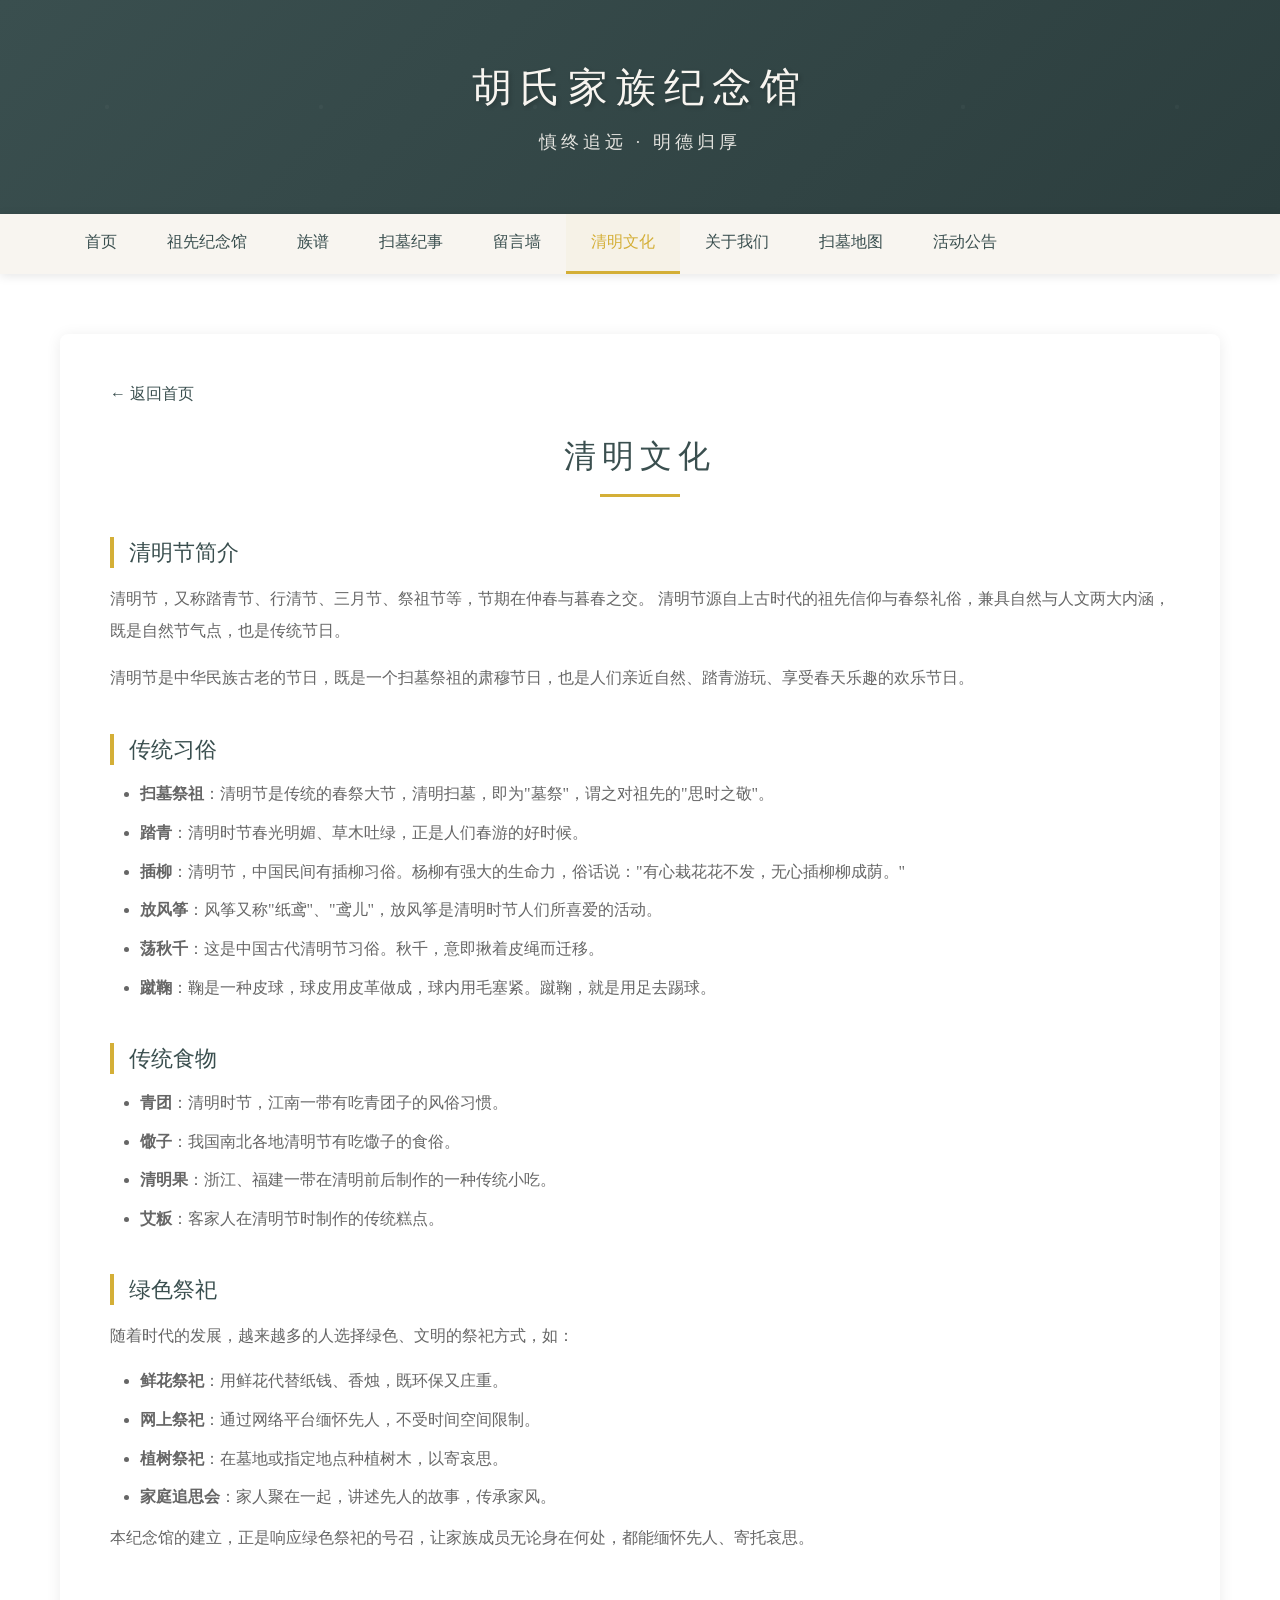
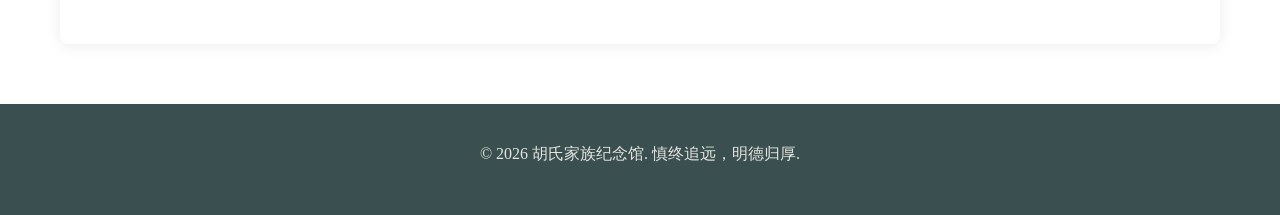
<file: pages/culture.html>
<!DOCTYPE html>
<html lang="zh-CN">
<head>
    <meta charset="UTF-8">
    <meta name="viewport" content="width=device-width, initial-scale=1.0">
    <title>清明文化 - 胡氏家族纪念馆</title>
    <link rel="stylesheet" href="../css/style.css">
</head>
<body>
    <header class="header">
        <div class="header-content">
            <h1 class="site-title">胡氏家族纪念馆</h1>
            <p class="site-subtitle">慎终追远 · 明德归厚</p>
        </div>
    </header>

    <nav class="nav">
        <div class="nav-container">
            <a href="../index.html" class="nav-item">首页</a>
            <a href="../index.html#ancestors" class="nav-item">祖先纪念馆</a>
            <a href="family-tree.html" class="nav-item">族谱</a>
             <a href="#timeline" class="nav-item">扫墓纪事</a>
            <a href="../index.html#messages" class="nav-item">留言墙</a>
            <a href="culture.html" class="nav-item active">清明文化</a>
            <a href="about.html" class="nav-item">关于我们</a>
            <a href="tomb-map.html" class="nav-item">扫墓地图</a>
            <a href="activity.html" class="nav-item">活动公告</a>
        </div>
    </nav>

    <main class="main">
        <section class="section">
            <div class="container">
                <div class="page-container">
                    <a href="../index.html" class="back-link">← 返回首页</a>
                    <h2 class="section-title">清明文化</h2>
                    
                    <div class="culture-section">
                        <h3>清明节简介</h3>
                        <p>
                            清明节，又称踏青节、行清节、三月节、祭祖节等，节期在仲春与暮春之交。
                            清明节源自上古时代的祖先信仰与春祭礼俗，兼具自然与人文两大内涵，既是自然节气点，也是传统节日。
                        </p>
                        <p>
                            清明节是中华民族古老的节日，既是一个扫墓祭祖的肃穆节日，也是人们亲近自然、踏青游玩、享受春天乐趣的欢乐节日。
                        </p>
                    </div>

                    <div class="culture-section">
                        <h3>传统习俗</h3>
                        <ul>
                            <li><strong>扫墓祭祖</strong>：清明节是传统的春祭大节，清明扫墓，即为"墓祭"，谓之对祖先的"思时之敬"。</li>
                            <li><strong>踏青</strong>：清明时节春光明媚、草木吐绿，正是人们春游的好时候。</li>
                            <li><strong>插柳</strong>：清明节，中国民间有插柳习俗。杨柳有强大的生命力，俗话说："有心栽花花不发，无心插柳柳成荫。"</li>
                            <li><strong>放风筝</strong>：风筝又称"纸鸢"、"鸢儿"，放风筝是清明时节人们所喜爱的活动。</li>
                            <li><strong>荡秋千</strong>：这是中国古代清明节习俗。秋千，意即揪着皮绳而迁移。</li>
                            <li><strong>蹴鞠</strong>：鞠是一种皮球，球皮用皮革做成，球内用毛塞紧。蹴鞠，就是用足去踢球。</li>
                        </ul>
                    </div>

                    <div class="culture-section">
                        <h3>传统食物</h3>
                        <ul>
                            <li><strong>青团</strong>：清明时节，江南一带有吃青团子的风俗习惯。</li>
                            <li><strong>馓子</strong>：我国南北各地清明节有吃馓子的食俗。</li>
                            <li><strong>清明果</strong>：浙江、福建一带在清明前后制作的一种传统小吃。</li>
                            <li><strong>艾粄</strong>：客家人在清明节时制作的传统糕点。</li>
                        </ul>
                    </div>

                    <div class="culture-section">
                        <h3>绿色祭祀</h3>
                        <p>
                            随着时代的发展，越来越多的人选择绿色、文明的祭祀方式，如：
                        </p>
                        <ul>
                            <li><strong>鲜花祭祀</strong>：用鲜花代替纸钱、香烛，既环保又庄重。</li>
                            <li><strong>网上祭祀</strong>：通过网络平台缅怀先人，不受时间空间限制。</li>
                            <li><strong>植树祭祀</strong>：在墓地或指定地点种植树木，以寄哀思。</li>
                            <li><strong>家庭追思会</strong>：家人聚在一起，讲述先人的故事，传承家风。</li>
                        </ul>
                        <p>
                            本纪念馆的建立，正是响应绿色祭祀的号召，让家族成员无论身在何处，都能缅怀先人、寄托哀思。
                        </p>
                    </div>
                </div>
            </div>
        </section>
    </main>

    <footer class="footer">
        <div class="container">
            <p class="footer-text">&copy; 2026 胡氏家族纪念馆. 慎终追远，明德归厚.</p>
        </div>
    </footer>
</body>
</html>
</file>
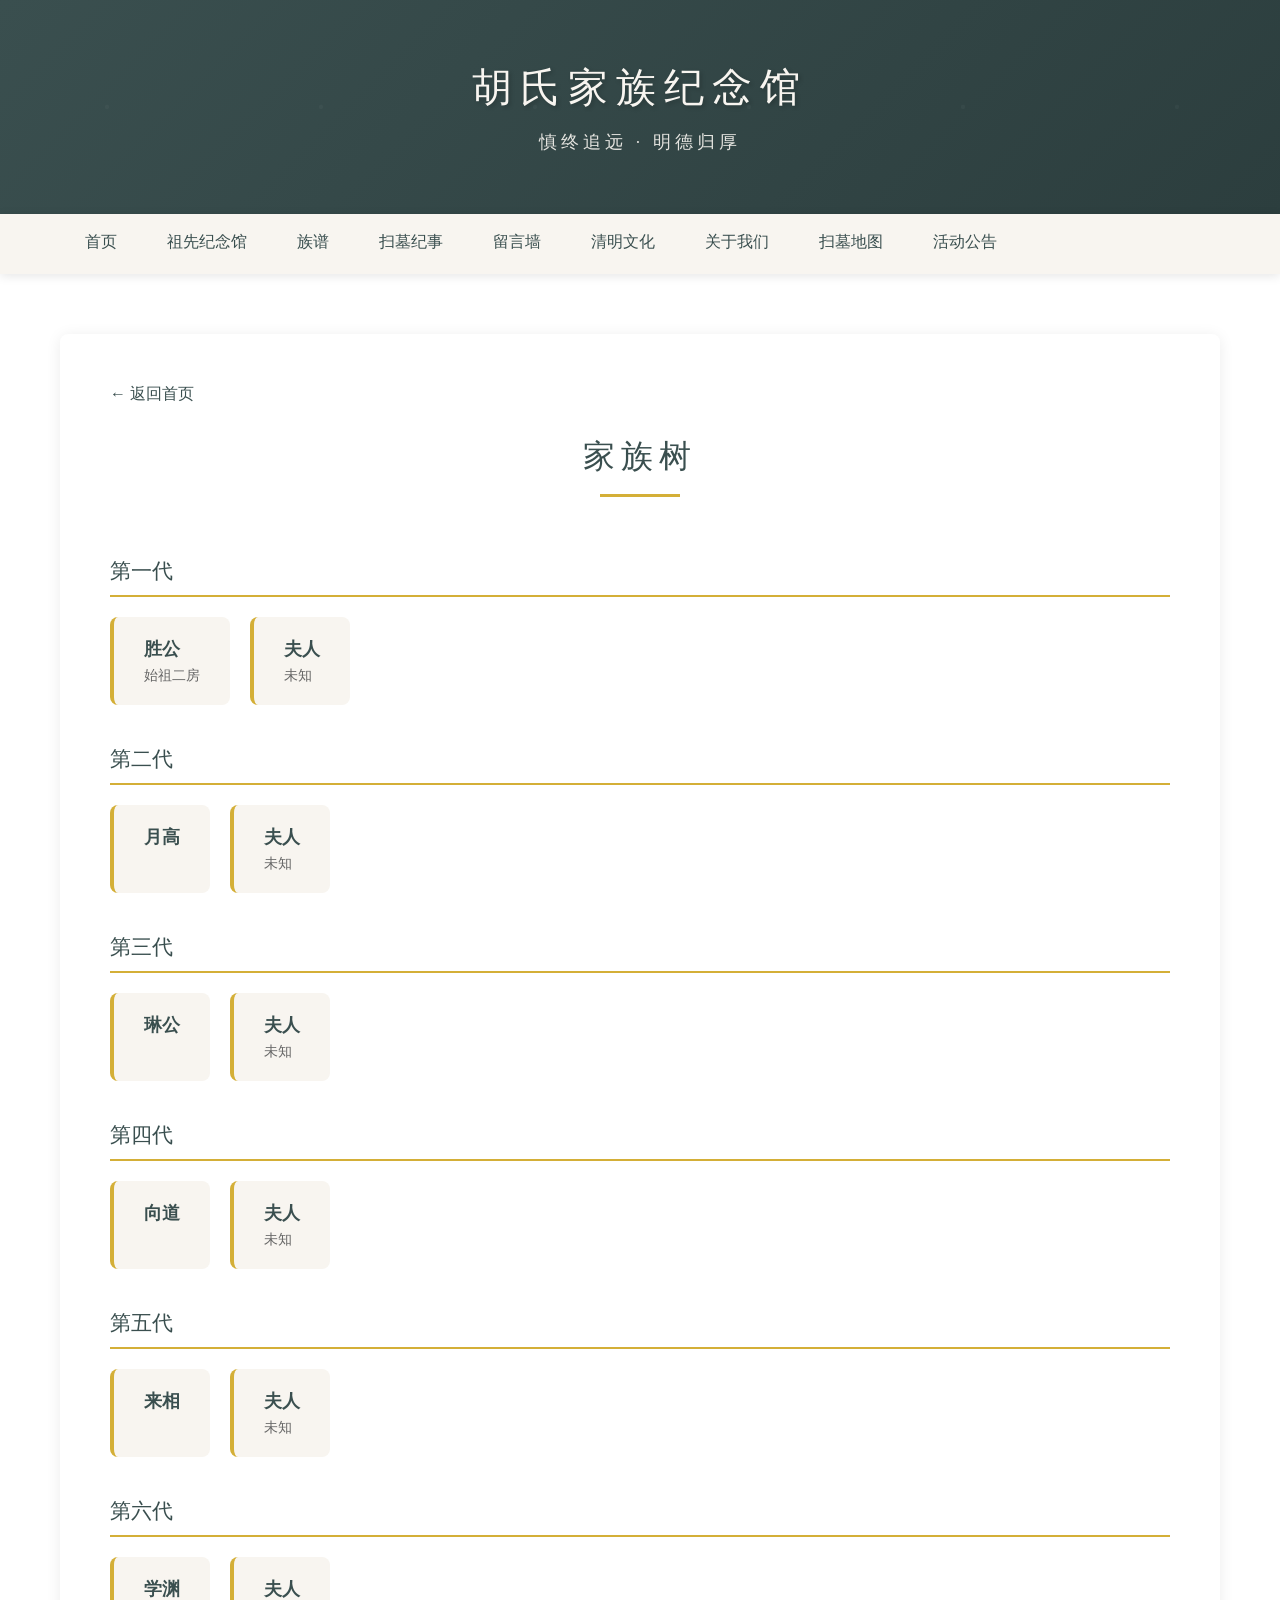
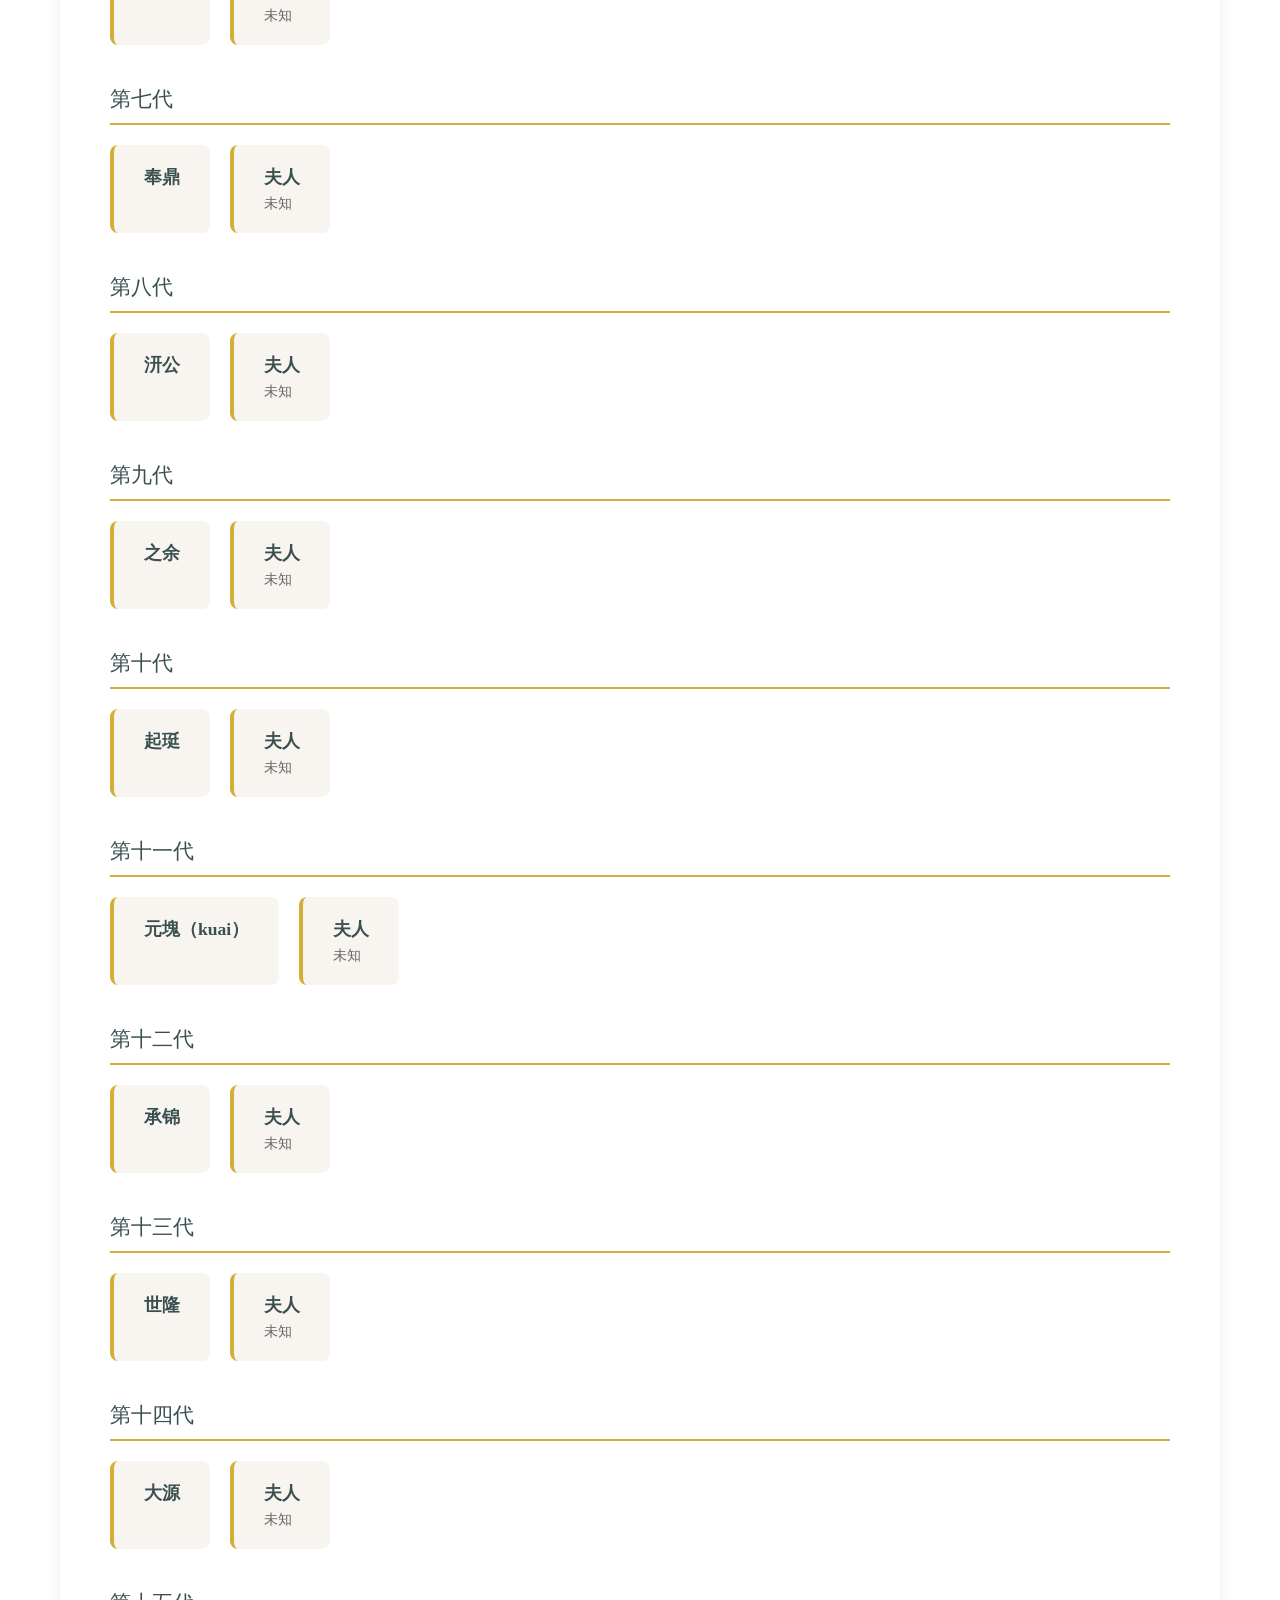
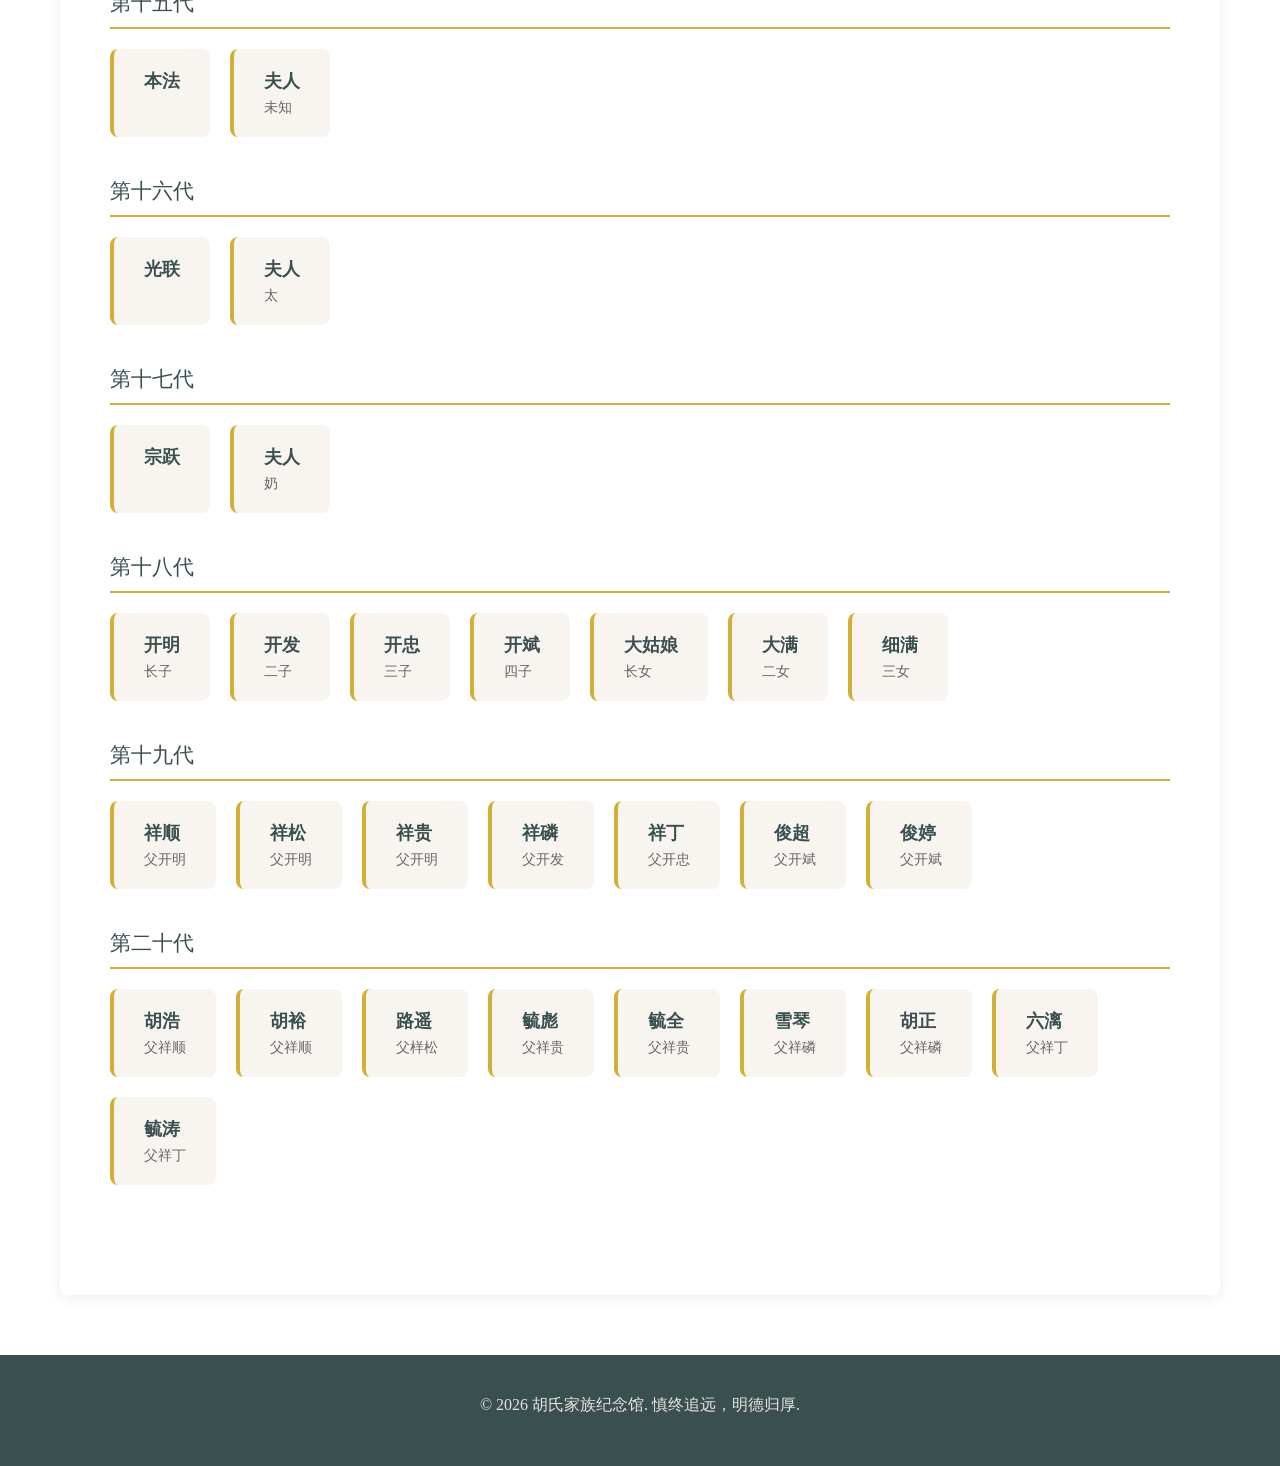
<file: pages/family-tree.html>
<!DOCTYPE html>
<html lang="zh-CN">
<head>
    <meta charset="UTF-8">
    <meta name="viewport" content="width=device-width, initial-scale=1.0">
    <title>族谱 - 胡氏家族纪念馆</title>
    <link rel="stylesheet" href="../css/style.css">
</head>
<body>
    <header class="header">
        <div class="header-content">
            <h1 class="site-title">胡氏家族纪念馆</h1>  
            <p class="site-subtitle">慎终追远 · 明德归厚</p>
        </div>
    </header>

    <nav class="nav">
        <div class="nav-container">
            <a href="../index.html" class="nav-item">首页</a>
            <a href="../index.html#ancestors" class="nav-item">祖先纪念馆</a>
            <a href="family-tree.html" class="nav-item active">族谱</a>
             <a href="#timeline" class="nav-item">扫墓纪事</a>
            <a href="../index.html#messages" class="nav-item">留言墙</a>
            <a href="culture.html" class="nav-item">清明文化</a>
            <a href="about.html" class="nav-item">关于我们</a>
            <a href="tomb-map.html" class="nav-item">扫墓地图</a>
            <a href="activity.html" class="nav-item">活动公告</a>
        </div>
    </nav>

    <main class="main">
        <section class="section">
            <div class="container">
                <div class="page-container">
                    <a href="../index.html" class="back-link">← 返回首页</a>
                    <h2 class="section-title">家族树</h2>
                    <div class="family-tree" id="familyTree">
                    </div>
                </div>
            </div>
        </section>
    </main>

    <footer class="footer">
        <div class="container">
            <p class="footer-text">&copy; 2026 胡氏家族纪念馆. 慎终追远，明德归厚.</p>      
        </div>
    </footer>

    <script src="../js/main.js"></script>
    <script>
        function renderFamilyTree() {
            const treeContainer = document.getElementById('familyTree');
            if (!treeContainer) return;

            treeContainer.innerHTML = familyTreeData.map(generation => `
                <div class="tree-generation">
                    <h3 class="generation-title">${generation.generation}</h3>
                    <div class="tree-members">
                        ${generation.members.map(member => `
                            <div class="tree-member" onclick="viewAncestor(${member.id})">
                                <div class="tree-member-name">${member.name}</div>
                                <div class="tree-member-relation">${member.relation}</div>
                            </div>
                        `).join('')}
                    </div>
                </div>
            `).join('');
        }

        function viewAncestor(id) {
            window.location.href = `ancestor.html?id=${id}`;
        }

        document.addEventListener('DOMContentLoaded', renderFamilyTree);
    </script>
</body>
</html>
</file>
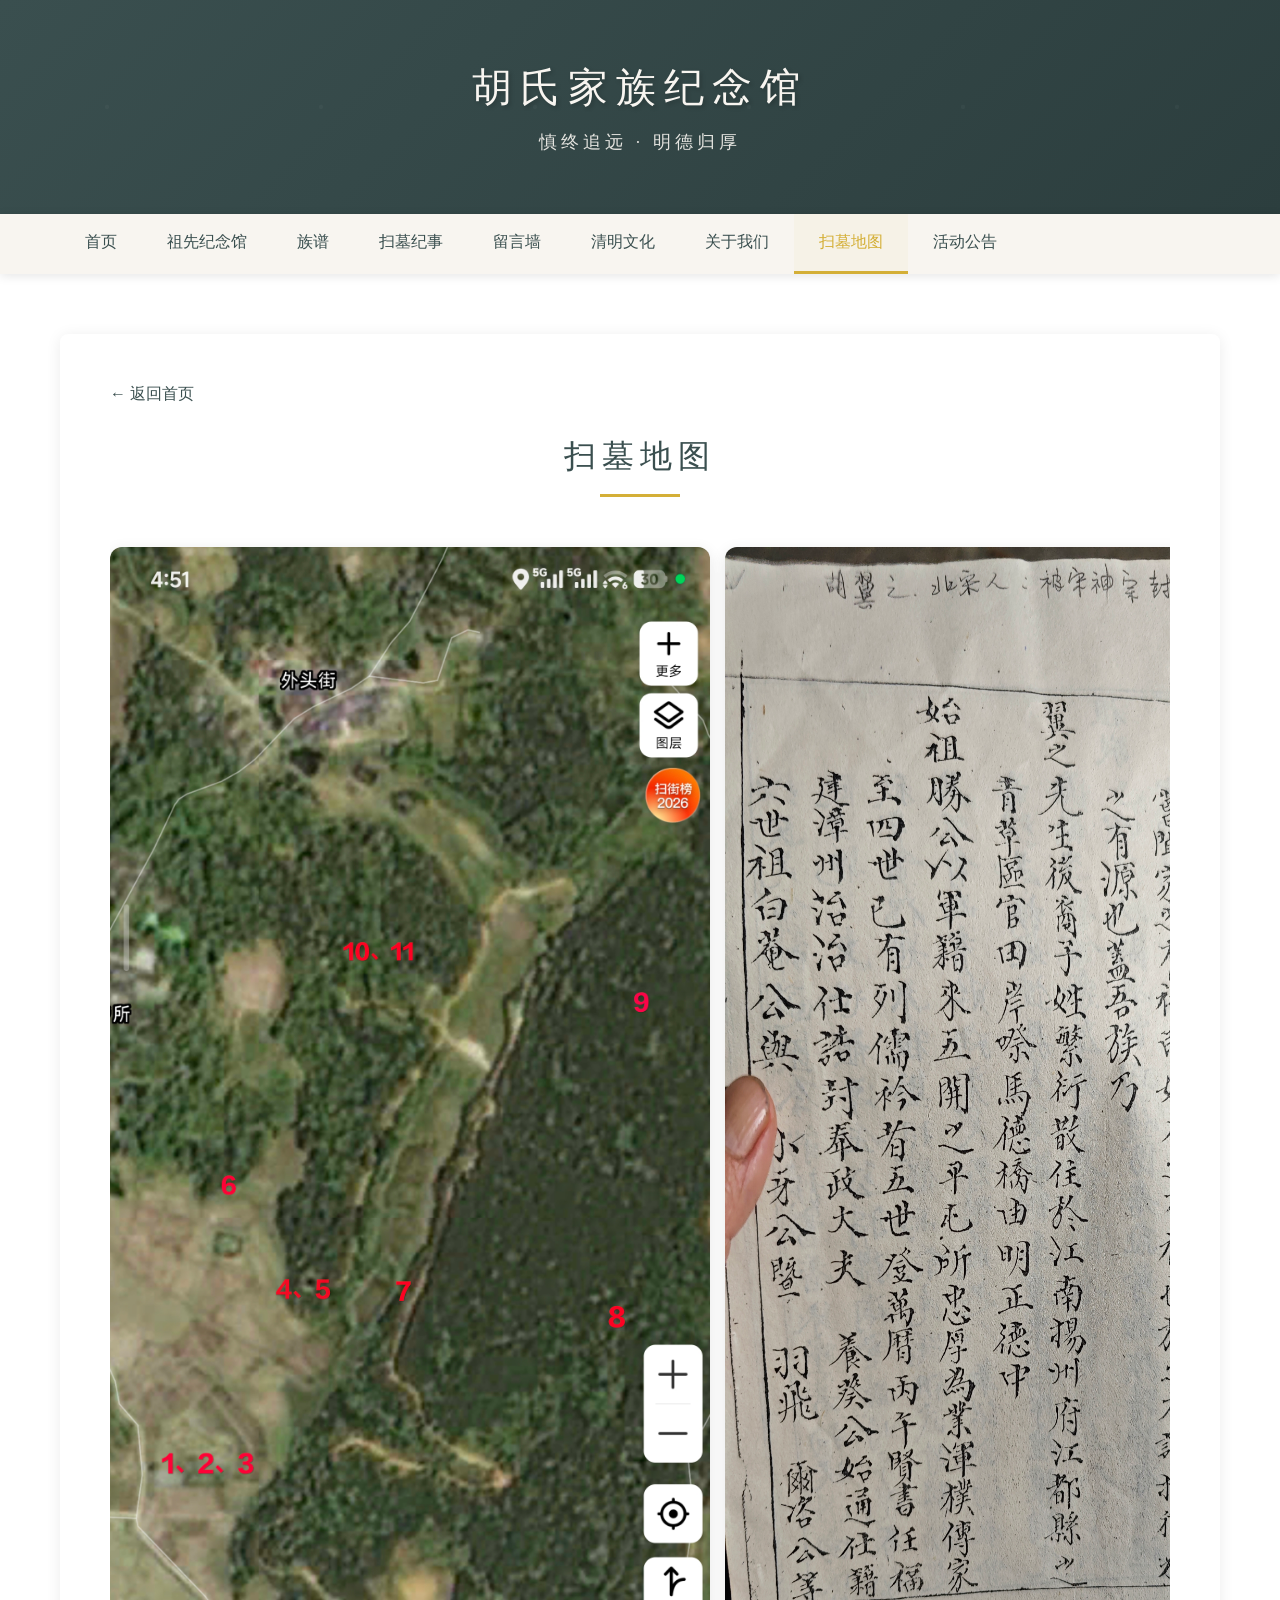
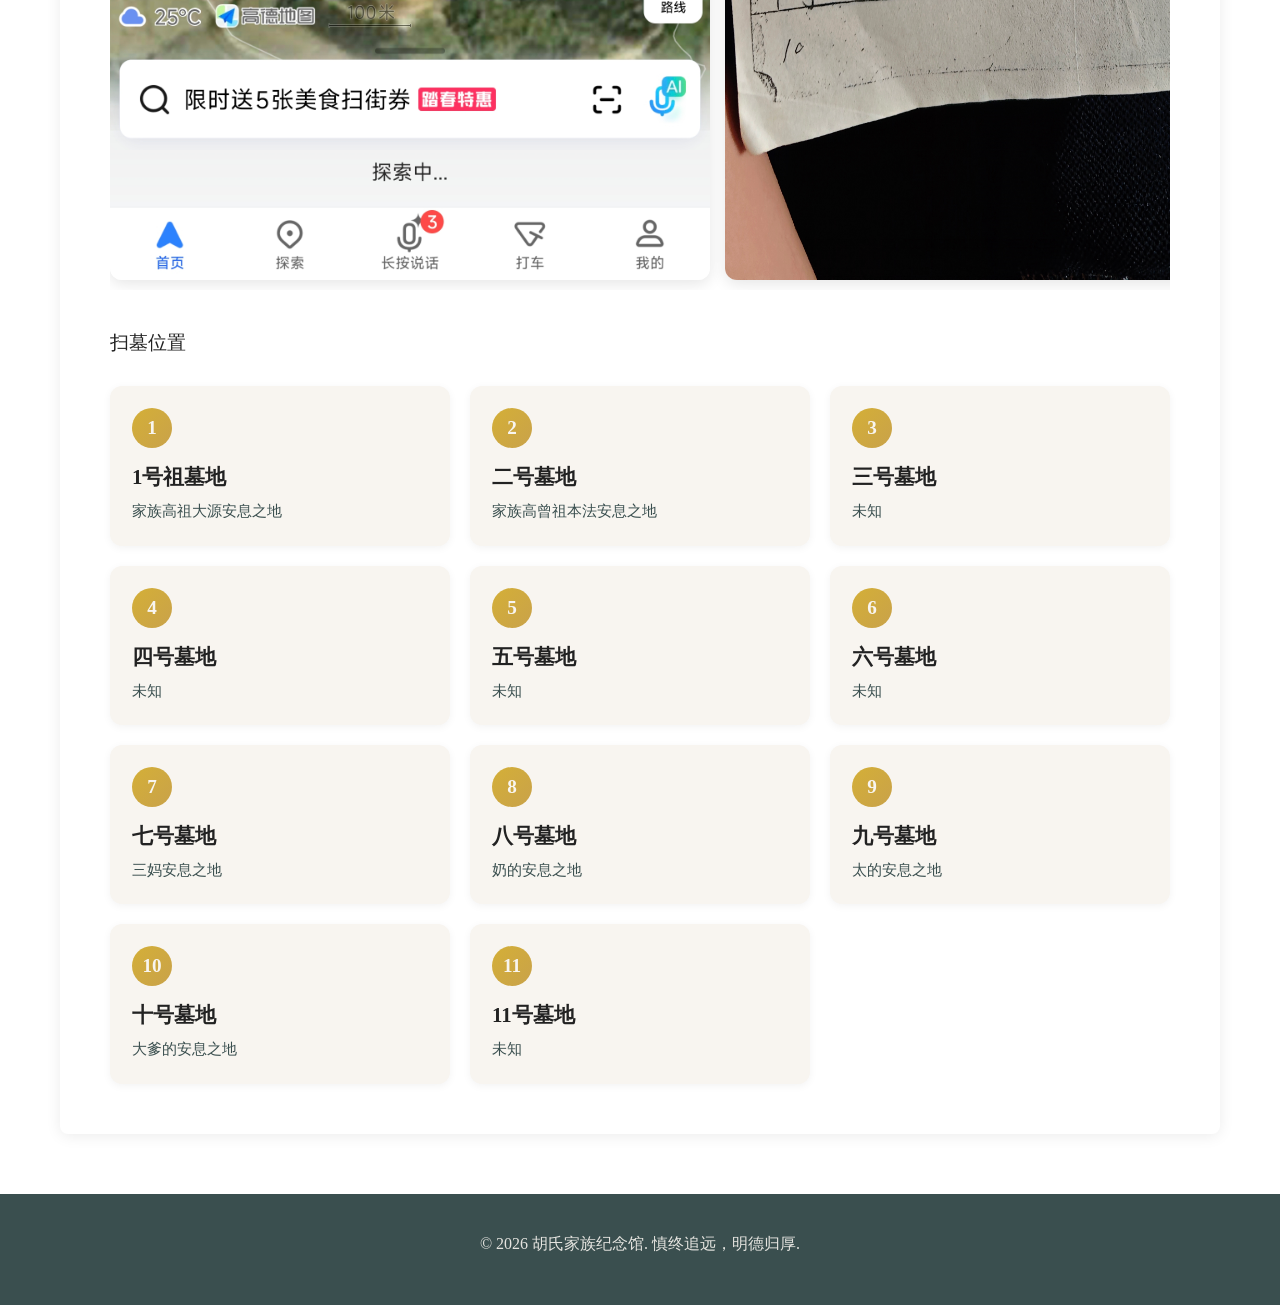
<file: pages/tomb-map.html>
<!DOCTYPE html>
<html lang="zh-CN">
<head>
    <meta charset="UTF-8">
    <meta name="viewport" content="width=device-width, initial-scale=1.0">
    <meta http-equiv="X-UA-Compatible" content="IE=edge">
    <link rel="dns-prefetch" href="//cdn.jsdelivr.net">
    <link rel="preconnect" href="https://cdn.jsdelivr.net">
    <title>扫墓地图 - 胡氏家族纪念馆</title>
    <link rel="stylesheet" href="../css/style.css">
    <style>
        .map-container {
            text-align: center;
            margin-bottom: 40px;
        }

        .map-images-carousel {
            display: flex;
            gap: 15px;
            overflow-x: auto;
            padding: 10px;
            scroll-snap-type: x mandatory;
            -webkit-overflow-scrolling: touch;
            scrollbar-width: none;
        }

        .map-images-carousel::-webkit-scrollbar {
            display: none;
        }

        .map-image {
            max-width: 100%;
            width: 100%;
            max-width: 600px;
            border-radius: 12px;
            box-shadow: 0 4px 15px rgba(0,0,0,0.1);
            scroll-snap-align: start;
            flex-shrink: 0;
        }

        .locations-grid {
            display: grid;
            grid-template-columns: repeat(auto-fill, minmax(280px, 1fr));
            gap: 20px;
            margin-top: 30px;
        }

        .location-card {
            background: var(--color-mibai);
            border-radius: 12px;
            padding: 20px;
            cursor: pointer;
            transition: all 0.3s ease;
            border: 2px solid transparent;
            box-shadow: 0 2px 8px rgba(0,0,0,0.05);
        }

        .location-card:hover {
            transform: translateY(-5px);
            box-shadow: 0 8px 20px rgba(0,0,0,0.1);
            border-color: var(--color-danjin);
        }

        .location-card.active {
            border-color: var(--color-danjin);
            background: linear-gradient(135deg, var(--color-mibai), #f5f0e6);
        }

        .location-number {
            width: 40px;
            height: 40px;
            background: linear-gradient(135deg, var(--color-danjin), #c9a24a);
            color: var(--color-mibai);
            border-radius: 50%;
            display: flex;
            align-items: center;
            justify-content: center;
            font-weight: bold;
            font-size: 1.2rem;
            margin-bottom: 15px;
        }

        .location-name {
            font-size: 1.3rem;
            color: var(--color-mo);
            margin-bottom: 8px;
            font-weight: 600;
        }

        .location-brief {
            color: var(--color-qinghui);
            font-size: 0.95rem;
            line-height: 1.6;
        }

        .detail-modal {
            display: none;
            position: fixed;
            top: 0;
            left: 0;
            right: 0;
            bottom: 0;
            background: rgba(0,0,0,0.7);
            z-index: 1000;
            padding: 10px;
            overflow-y: auto;
        }

        .detail-modal.active {
            display: flex;
            align-items: center;
            justify-content: center;
        }

        .detail-content {
            background: var(--color-mibai);
            border-radius: 16px;
            max-width: 800px;
            width: 100%;
            max-height: 90vh;
            overflow-y: auto;
            position: relative;
        }

        .detail-close {
            position: absolute;
            top: 10px;
            right: 10px;
            width: 44px;
            height: 44px;
            border: none;
            background: var(--color-qinghui);
            color: var(--color-mibai);
            border-radius: 50%;
            font-size: 1.5rem;
            cursor: pointer;
            z-index: 10;
            transition: all 0.3s ease;
        }

        .detail-close:hover {
            background: var(--color-mo);
            transform: rotate(90deg);
        }

        .detail-header {
            padding: 30px 20px 20px;
            text-align: center;
            background: linear-gradient(135deg, var(--color-qinghui), var(--color-mo));
            color: var(--color-mibai);
            border-radius: 16px 16px 0 0;
        }

        .detail-number {
            width: 50px;
            height: 50px;
            background: var(--color-danjin);
            color: var(--color-mibai);
            border-radius: 50%;
            display: inline-flex;
            align-items: center;
            justify-content: center;
            font-weight: bold;
            font-size: 1.3rem;
            margin-bottom: 15px;
        }

        .detail-name {
            font-size: 1.5rem;
            margin-bottom: 10px;
        }

        .detail-body {
            padding: 20px;
        }

        .detail-images {
            display: grid;
            grid-template-columns: repeat(auto-fill, minmax(150px, 1fr));
            gap: 12px;
            margin-bottom: 20px;
        }

        .detail-image {
            width: 100%;
            aspect-ratio: 4/3;
            object-fit: cover;
            border-radius: 8px;
            cursor: pointer;
            transition: all 0.3s ease;
            background: linear-gradient(135deg, #e8e4dc 0%, #d4d0c8 100%);
            position: relative;
        }

        .detail-image::before {
            content: '📷';
            position: absolute;
            top: 50%;
            left: 50%;
            transform: translate(-50%, -50%);
            font-size: 2rem;
            opacity: 0.3;
            z-index: 0;
        }
        .detail-description p {
            margin-bottom: 15px;
        }

        @media (max-width: 768px) {
            .map-container {
                margin-bottom: 30px;
            }

            .map-images-carousel {
                gap: 10px;
                padding: 5px;
            }

            .map-image {
                max-width: 100%;
                width: 85vw;
                border-radius: 8px;
            }

            .locations-grid {
                grid-template-columns: 1fr;
                gap: 15px;
                margin-top: 20px;
            }

            .location-card {
                padding: 18px;
            }

            .location-number {
                width: 36px;
                height: 36px;
                font-size: 1.1rem;
            }

            .location-name {
                font-size: 1.2rem;
            }

            .location-brief {
                font-size: 0.9rem;
            }

            .detail-modal {
                padding: 10px;
            }

            .detail-content {
                max-height: 95vh;
                border-radius: 12px;
            }

            .detail-header {
                padding: 25px 15px 15px;
            }

            .detail-number {
                width: 45px;
                height: 45px;
                font-size: 1.2rem;
            }

            .detail-name {
                font-size: 1.3rem;
            }

            .detail-body {
                padding: 15px;
            }

            .detail-images {
                grid-template-columns: repeat(2, 1fr);
                gap: 10px;
                margin-bottom: 18px;
            }

            .detail-description {
                font-size: 0.95rem;
            }

            .detail-close {
                width: 40px;
                height: 40px;
                top: 8px;
                right: 8px;
                font-size: 1.3rem;
            }
        }
    </style>
</head>
<body>
    <header class="header">
        <div class="header-content">
            <h1 class="site-title">胡氏家族纪念馆</h1>
            <p class="site-subtitle">慎终追远 · 明德归厚</p>
        </div>
    </header>

    <nav class="nav">
        <div class="nav-container">
            <a href="../index.html" class="nav-item">首页</a>
            <a href="../index.html#ancestors" class="nav-item">祖先纪念馆</a>
            <a href="family-tree.html" class="nav-item">族谱</a>
             <a href="#timeline" class="nav-item">扫墓纪事</a>
            <a href="../index.html#messages" class="nav-item">留言墙</a>
            <a href="culture.html" class="nav-item">清明文化</a>
            <a href="about.html" class="nav-item">关于我们</a>
            <a href="tomb-map.html" class="nav-item active">扫墓地图</a>
            <a href="activity.html" class="nav-item">活动公告</a>
        </div>
    </nav>

    <main class="main">
        <section class="section">
            <div class="container">
                <div class="page-container">
                    <a href="../index.html" class="back-link">← 返回首页</a>
                    <h2 class="section-title">扫墓地图</h2>
                    
                    <div class="map-container" id="mapContainer">
                        <div class="map-images-carousel">
                            <img src="../images/ancestor-01.jpg" alt="扫墓地图1" class="map-image" id="mapImage">
                            <img src="../images/ancestor-01-1-1.jpg" alt="扫墓地图2" class="map-image">
                        </div>
                    </div>
                    
                    <h3 style="margin-top: 40px; margin-bottom: 20px; color: var(--color-mo);">扫墓位置</h3>
                    <div class="locations-grid" id="locationsGrid">
                    </div>
                </div>
            </div>
        </section>
    </main>

    <div class="detail-modal" id="detailModal">
        <div class="detail-content">
            <button class="detail-close" onclick="closeDetail()">×</button>
            <div class="detail-header">
                <div class="detail-number" id="detailNumber">1</div>
                <h3 class="detail-name" id="detailName">位置名称</h3>
            </div>
            <div class="detail-body">
                <div class="detail-images" id="detailImages">
                </div>
                <div class="detail-description" id="detailDescription">
                </div>
            </div>
        </div>
    </div>

    <footer class="footer">
        <div class="container">
            <p class="footer-text">&copy; 2026 胡氏家族纪念馆. 慎终追远，明德归厚.</p>
        </div>
    </footer>

      <script>
        const tombLocations = [
            {
                id: 1,
                name: '1号祖墓地',
                brief: '家族高祖大源安息之地',
                description: '这里是胡氏家族高祖的安息之地，是家族的根源所在。每年清明，家族成员都会齐聚于此，举行庄重的祭扫仪式，缅怀先祖的恩德。',
                images: [
                    '../images/ancestor-02.jpg',
                    '../images/ancestor-01-1.jpg',
                    '../images/ancestor-01-3.jpg',
                ]
            },
            {
                id: 2,
                name: '二号墓地',
                brief: '家族高曾祖本法安息之地',
                description: '未知',
                images: [
                    '../images/ancestor-02.jpg',
                    '../images/ancestor-01-1.jpg',
                    '../images/ancestor-01-2.jpg',
                ]
            },
            {
                id: 3,
                name: '三号墓地',
                brief: '未知',
                description: '未知',
                images: [
                    '../images/ancestor-01-4.jpg',
                ]
            },
            {
                id: 4,
                name: '四号墓地',
                brief: '未知',
                description: '未知',
                images: [
                    '../images/ancestor-02-1.jpg',
                    '../images/ancestor-02-2.jpg',
                    '../images/ancestor-02-5.jpg',
                    '../images/ancestor-02-6.jpg'
                ]
            },
            {
                id: 5,
                name: '五号墓地',
                brief: '未知',
                description: '未知',
                images: [
                    '../images/ancestor-02-1.jpg',
                    '../images/ancestor-02-2.jpg',
                    '../images/ancestor-02-3.jpg',
                    '../images/ancestor-02-4.jpg'
                ]
            },
            {
                id: 6,
                name: '六号墓地',
                brief: '未知',
                description: '未知',
                images: [
                    '../images/ancestor-03-1.jpg',
                    '../images/ancestor-03-2.jpg',
                    '../images/ancestor-03-3.jpg',
                    '../images/ancestor-03-4.jpg',
                    '../images/ancestor-03-5.jpg'
                ]
            },
            {
                id: 7,
                name: '七号墓地',
                brief: '三妈安息之地',
                description: '未知',
                images: [
                    '../images/ancestor-04-1.jpg',
                    '../images/ancestor-04-2.jpg',
                    '../images/ancestor-04-3.jpg',
                    '../images/ancestor-04-4.jpg',
                    '../images/ancestor-04-5.jpg',
                    '../images/ancestor-04-6.jpg'
                ]
            },
            {
                id: 8,
                name: '八号墓地',
                brief: '奶的安息之地',
                description: '未知',
                images: [
                    '../images/ancestor-05-4.jpg',
                    '../images/ancestor-05-1.jpg',
                    '../images/ancestor-05-3.jpg',
                    '../images/ancestor-05-2.jpg'
                ]
            },
            {
                id: 9,
                name: '九号墓地',
                brief: '太的安息之地',
                description: '未知',
                images: [
                    '../images/ancestor-06-1.jpg',
                    '../images/ancestor-06-2.jpg',
                    '../images/ancestor-06-3.jpg'
                ]
            },
            {
                id: 10,
                name: '十号墓地',
                brief: '大爹的安息之地',
                description: '未知',
                images: [
                    '../images/ancestor-07-1.jpg',
                ]
            },
            {
                id: 11,
                name: '11号墓地',
                brief: '未知',
                description: '未知',
                images: [
                    '../images/ancestor-08-1.jpg'
                ]
            }
        ];


        function renderLocations() {
            const grid = document.getElementById('locationsGrid');
            grid.innerHTML = tombLocations.map(location => `
                <div class="location-card" onclick="showDetail(${location.id})">
                    <div class="location-number">${location.id}</div>
                    <div class="location-name">${location.name}</div>
                    <div class="location-brief">${location.brief}</div>
                </div>
            `).join('');
        }

        function showDetail(id) {
            const location = tombLocations.find(l => l.id === id);
            if (!location) return;

            document.getElementById('detailNumber').textContent = location.id;
            document.getElementById('detailName').textContent = location.name;

            const imagesContainer = document.getElementById('detailImages');
            if (location.images && location.images.length > 0) {
                imagesContainer.innerHTML = location.images.map(img => `
                    <img src="${img}" alt="${location.name}" class="detail-image" onclick="window.open('${img}', '_blank')" onerror="this.style.display='none';">
                `).join('');
                imagesContainer.style.display = 'grid';
            } else {
                imagesContainer.style.display = 'none';
            }

            document.getElementById('detailDescription').innerHTML = `
                <p>${location.description}</p>
            `;

            document.getElementById('detailModal').classList.add('active');
            document.body.style.overflow = 'hidden';
        }

        function closeDetail() {
            document.getElementById('detailModal').classList.remove('active');
            document.body.style.overflow = '';
        }

        document.getElementById('detailModal').addEventListener('click', function(e) {
            if (e.target === this) {
                closeDetail();
            }
        });

        document.addEventListener('keydown', function(e) {
            if (e.key === 'Escape') {
                closeDetail();
            }
        });

        function initMapImages() {
            const mapImages = document.querySelectorAll('.map-images-carousel .map-image');
            mapImages.forEach(img => {
                img.onerror = function() {
                    this.style.display = 'none';
                };
            });
        }

        initMapImages();
        renderLocations();
    </script>
</body>
</html>
</file>
<file: css/style.css>
* {
    margin: 0;
    padding: 0;
    box-sizing: border-box;
}

:root {
    --color-qinghui: #3A4F4F;
    --color-mibai: #F8F5F0;
    --color-mohei: #222;
    --color-danjin: #D4AF37;
    --color-light-gray: #666;
    --color-border: #ddd;
    --color-mo: #222;
    --color-bg-light: #f0ebe3;
    --color-white: #fff;
    --color-text: #333;
}

img {
    max-width: 100%;
    height: auto;
    display: block;
}

img[data-src] {
    opacity: 0;
    transition: opacity 0.3s ease;
}

img[data-src].loaded {
    opacity: 1;
}

img:not([src]), img[src=""] {
    min-height: 150px;
    background: linear-gradient(135deg, #e8e4dc 0%, #d4d0c8 100%);
    position: relative;
}

img:not([src])::before, img[src=""]::before {
    content: '📷';
    position: absolute;
    top: 50%;
    left: 50%;
    transform: translate(-50%, -50%);
    font-size: 2rem;
    opacity: 0.3;
}

h1, h2, h3, h4 {
    font-family: 'SimSun', 'STSong', 'Songti SC', serif;
    font-weight: normal;
}

.container {
    max-width: 1200px;
    margin: 0 auto;
    padding: 0 20px;
}

.header {
    background: linear-gradient(135deg, var(--color-qinghui) 0%, #2c3e3e 100%);
    color: var(--color-mibai);
    padding: 60px 20px;
    text-align: center;
    position: relative;
    overflow: hidden;
}

.header::before {
    content: '';
    position: absolute;
    top: 0;
    left: 0;
    right: 0;
    bottom: 0;
    background: url('data:image/svg+xml,<svg xmlns="http://www.w3.org/2000/svg" viewBox="0 0 100 100"><circle cx="50" cy="50" r="1" fill="rgba(255,255,255,0.1)"/></svg>');
    opacity: 0.3;
}

.header-content {
    position: relative;
    z-index: 1;
}

.site-title {
    font-size: 2.5rem;
    margin-bottom: 15px;
    letter-spacing: 8px;
    text-shadow: 2px 2px 4px rgba(0,0,0,0.2);
}

.site-subtitle {
    font-size: 1.1rem;
    letter-spacing: 4px;
    opacity: 0.9;
}

.nav {
    background-color: var(--color-mibai);
    box-shadow: 0 2px 10px rgba(0,0,0,0.1);
    position: sticky;
    top: 0;
    z-index: 100;
}

.nav-container {
    display: flex;
    justify-content: flex-start;
    flex-wrap: nowrap;
    overflow-x: auto;
    -webkit-overflow-scrolling: touch;
    max-width: 1200px;
    margin: 0 auto;
    padding: 0 20px;
    scrollbar-width: none;
    -ms-overflow-style: none;
}

.nav-container::-webkit-scrollbar {
    display: none;
}

.nav-item {
    display: block;
    padding: 18px 25px;
    text-decoration: none;
    color: var(--color-qinghui);
    font-size: 1rem;
    transition: all 0.3s ease;
    border-bottom: 3px solid transparent;
}

.nav-item:hover,
.nav-item.active {
    color: var(--color-danjin);
    border-bottom-color: var(--color-danjin);
    background-color: rgba(212, 175, 55, 0.05);
}

.main {
    min-height: 80vh;
}

.section {
    padding: 60px 0;
}

.carousel-container {
    position: relative;
    max-width: 1200px;
    margin: 0 auto 40px;
    border-radius: 8px;
    overflow: hidden;
    box-shadow: 0 4px 20px rgba(0,0,0,0.15);
}

.carousel {
    position: relative;
    height: 400px;
}

.carousel-item {
    position: absolute;
    top: 0;
    left: 0;
    width: 100%;
    height: 100%;
    opacity: 0;
    transition: opacity 0.8s ease;
}

.carousel-item.active {
    opacity: 1;
}

.carousel-content {
    width: 100%;
    height: 100%;
    display: flex;
    align-items: center;
    justify-content: center;
    color: var(--color-mibai);
}

.carousel-text {
    text-align: center;
    padding: 20px;
}

.carousel-text h2 {
    font-size: 2.5rem;
    margin-bottom: 15px;
    letter-spacing: 4px;
}

.carousel-text p {
    font-size: 1.3rem;
    letter-spacing: 2px;
}

.carousel-indicators {
    position: absolute;
    bottom: 20px;
    left: 50%;
    transform: translateX(-50%);
    display: flex;
    gap: 10px;
}

.indicator {
    width: 12px;
    height: 12px;
    border-radius: 50%;
    background-color: rgba(255,255,255,0.5);
    cursor: pointer;
    transition: all 0.3s ease;
}

.indicator.active {
    background-color: var(--color-danjin);
    transform: scale(1.2);
}

.intro-section {
    background-color: var(--color-mibai);
    padding: 40px 0;
}

.intro-box {
    background-color: white;
    padding: 50px;
    border-radius: 8px;
    box-shadow: 0 2px 15px rgba(0,0,0,0.08);
    border-top: 4px solid var(--color-danjin);
}

.section-title {
    text-align: center;
    font-size: 2rem;
    color: var(--color-qinghui);
    margin-bottom: 40px;
    letter-spacing: 6px;
    position: relative;
}

.section-title::after {
    content: '';
    display: block;
    width: 80px;
    height: 3px;
    background-color: var(--color-danjin);
    margin: 15px auto 0;
}

.intro-text {
    font-size: 1.1rem;
    color: var(--color-light-gray);
    margin-bottom: 20px;
    text-align: center;
}

.quick-entry {
    padding: 20px 0;
}

.entry-grid {
    display: grid;
    grid-template-columns: repeat(auto-fit, minmax(250px, 1fr));
    gap: 30px;
}

.entry-card {
    background-color: white;
    padding: 40px 30px;
    border-radius: 8px;
    text-align: center;
    text-decoration: none;
    color: var(--color-mohei);
    box-shadow: 0 2px 10px rgba(0,0,0,0.08);
    transition: all 0.3s ease;
    border-bottom: 3px solid transparent;
}

.entry-card:hover {
    transform: translateY(-5px);
    box-shadow: 0 8px 25px rgba(0,0,0,0.12);
    border-bottom-color: var(--color-danjin);
}

.entry-icon {
    font-size: 3rem;
    margin-bottom: 20px;
}

.entry-card h3 {
    font-size: 1.3rem;
    color: var(--color-qinghui);
    margin-bottom: 10px;
}

.entry-card p {
    font-size: 0.95rem;
    color: var(--color-light-gray);
}

.ancestors-grid {
    display: grid;
    grid-template-columns: repeat(auto-fit, minmax(280px, 1fr));
    gap: 30px;
}

.ancestor-card {
    background-color: white;
    border-radius: 8px;
    overflow: hidden;
    box-shadow: 0 2px 15px rgba(0,0,0,0.1);
    transition: all 0.3s ease;
    cursor: pointer;
}

.ancestor-card:hover {
    transform: translateY(-8px);
    box-shadow: 0 10px 30px rgba(0,0,0,0.15);
}

.ancestor-photo {
    width: 100%;
    height: 280px;
    background: linear-gradient(135deg, var(--color-qinghui) 0%, #4a6363 100%);
    display: flex;
    align-items: center;
    justify-content: center;
    font-size: 5rem;
    color: var(--color-mibai);
}

.ancestor-info {
    padding: 25px;
}

.ancestor-name {
    font-size: 1.5rem;
    color: var(--color-qinghui);
    margin-bottom: 10px;
    text-align: center;
    letter-spacing: 3px;
}

.ancestor-dates {
    text-align: center;
    color: var(--color-light-gray);
    font-size: 0.95rem;
    margin-bottom: 15px;
}

.ancestor-brief {
    color: var(--color-light-gray);
    font-size: 0.9rem;
    line-height: 1.7;
    text-align: center;
}

.worship-section {
    background-color: white;
    padding: 40px;
    border-radius: 8px;
    box-shadow: 0 2px 15px rgba(0,0,0,0.08);
    margin-bottom: 40px;
    text-align: center;
}

.worship-buttons {
    display: flex;
    justify-content: center;
    gap: 25px;
    flex-wrap: wrap;
    margin-bottom: 25px;
}

.worship-btn {
    background: linear-gradient(135deg, var(--color-qinghui) 0%, #4a6363 100%);
    color: var(--color-mibai);
    border: none;
    padding: 20px 40px;
    border-radius: 8px;
    font-size: 1.1rem;
    cursor: pointer;
    transition: all 0.3s ease;
    display: flex;
    flex-direction: column;
    align-items: center;
    gap: 8px;
    min-width: 120px;
}

.worship-btn:hover {
    transform: scale(1.05);
    box-shadow: 0 5px 20px rgba(58, 79, 79, 0.4);
}

.worship-btn:active {
    animation: worshipClick 0.3s ease;
}

@keyframes worshipClick {
    0%, 100% { transform: scale(1.05); }
    50% { transform: scale(0.95); }
}

.worship-icon {
    font-size: 2rem;
}

.worship-text {
    font-size: 1rem;
}

.worship-count {
    display: flex;
    justify-content: center;
    gap: 40px;
    flex-wrap: wrap;
    font-size: 1rem;
    color: var(--color-light-gray);
}

.worship-count strong {
    color: var(--color-danjin);
    font-size: 1.3rem;
}

#gitalk-container {
    background-color: white;
    padding: 30px;
    border-radius: 8px;
    box-shadow: 0 2px 15px rgba(0,0,0,0.08);
}

.footer {
    background-color: var(--color-qinghui);
    color: var(--color-mibai);
    padding: 40px 20px;
    text-align: center;
}

.footer-text {
    margin-bottom: 10px;
    opacity: 0.9;
}

.page-container {
    background-color: white;
    padding: 50px;
    border-radius: 8px;
    box-shadow: 0 2px 15px rgba(0,0,0,0.08);
}

.back-link {
    display: inline-block;
    margin-bottom: 30px;
    color: var(--color-qinghui);
    text-decoration: none;
    font-size: 1rem;
    transition: color 0.3s ease;
}

.back-link:hover {
    color: var(--color-danjin);
}

.family-tree {
    padding: 20px 0;
}

.tree-generation {
    margin-bottom: 40px;
}

.generation-title {
    font-size: 1.3rem;
    color: var(--color-qinghui);
    margin-bottom: 20px;
    padding-bottom: 10px;
    border-bottom: 2px solid var(--color-danjin);
}

.tree-members {
    display: flex;
    flex-wrap: wrap;
    gap: 20px;
}

.tree-member {
    background-color: var(--color-mibai);
    padding: 20px 30px;
    border-radius: 8px;
    border-left: 4px solid var(--color-danjin);
    transition: all 0.3s ease;
    cursor: pointer;
}

.tree-member:hover {
    background-color: white;
    box-shadow: 0 2px 10px rgba(0,0,0,0.1);
    transform: translateX(5px);
}

.tree-member-name {
    font-size: 1.1rem;
    color: var(--color-qinghui);
    font-weight: bold;
    margin-bottom: 5px;
}

.tree-member-relation {
    font-size: 0.9rem;
    color: var(--color-light-gray);
}

.culture-section {
    margin-bottom: 40px;
}

.culture-section h3 {
    font-size: 1.4rem;
    color: var(--color-qinghui);
    margin-bottom: 15px;
    padding-left: 15px;
    border-left: 4px solid var(--color-danjin);
}

.culture-section p {
    color: var(--color-light-gray);
    line-height: 2;
    margin-bottom: 15px;
}

.culture-section ul {
    margin-left: 30px;
    color: var(--color-light-gray);
}

.culture-section li {
    margin-bottom: 10px;
    line-height: 1.8;
}

.detail-photo {
    width: 200px;
    height: 200px;
    background: linear-gradient(135deg, var(--color-qinghui) 0%, #4a6363 100%);
    border-radius: 50%;
    margin: 0 auto 30px;
    display: flex;
    align-items: center;
    justify-content: center;
    font-size: 6rem;
    color: var(--color-mibai);
    box-shadow: 0 5px 20px rgba(0,0,0,0.15);
}

.detail-name {
    text-align: center;
    font-size: 2rem;
    color: var(--color-qinghui);
    margin-bottom: 10px;
    letter-spacing: 5px;
}

.detail-zihao {
    text-align: center;
    color: var(--color-light-gray);
    margin-bottom: 20px;
    font-size: 1.1rem;
}

.detail-dates {
    text-align: center;
    color: var(--color-danjin);
    font-size: 1.2rem;
    margin-bottom: 40px;
    padding-bottom: 20px;
    border-bottom: 1px solid var(--color-border);
}

.detail-section {
    margin-bottom: 35px;
}

.detail-section h3 {
    font-size: 1.3rem;
    color: var(--color-qinghui);
    margin-bottom: 15px;
    padding-left: 15px;
    border-left: 4px solid var(--color-danjin);
}

.detail-section p {
    color: var(--color-light-gray);
    line-height: 2;
}

.relation-list {
    display: grid;
    grid-template-columns: repeat(auto-fit, minmax(200px, 1fr));
    gap: 15px;
}

.relation-item {
    background-color: var(--color-mibai);
    padding: 15px;
    border-radius: 6px;
    border-left: 3px solid var(--color-danjin);
}

.relation-label {
    font-size: 0.9rem;
    color: var(--color-light-gray);
    margin-bottom: 5px;
}

.relation-name {
    font-size: 1.1rem;
    color: var(--color-qinghui);
}

.timeline {
    position: relative;
    padding: 20px 0;
}

.timeline::before {
    content: '';
    position: absolute;
    left: 50%;
    transform: translateX(-50%);
    width: 4px;
    height: 100%;
    background: linear-gradient(to bottom, var(--color-danjin), var(--color-qinghui));
    border-radius: 2px;
}

.timeline-item {
    position: relative;
    width: 50%;
    padding: 20px 40px;
}

.timeline-item.left {
    left: 0;
}

.timeline-item.right {
    left: 50%;
}

.timeline-item::before {
    content: '';
    position: absolute;
    top: 30px;
    width: 20px;
    height: 20px;
    background-color: var(--color-danjin);
    border-radius: 50%;
    border: 4px solid white;
    box-shadow: 0 0 0 3px var(--color-danjin);
    z-index: 1;
}

.timeline-item.left::before {
    right: -10px;
}

.timeline-item.right::before {
    left: -10px;
}

.timeline-content {
    background-color: white;
    padding: 25px;
    border-radius: 8px;
    box-shadow: 0 2px 15px rgba(0,0,0,0.1);
    position: relative;
    border-top: 4px solid var(--color-danjin);
}

.timeline-year {
    display: inline-block;
    background-color: var(--color-qinghui);
    color: var(--color-mibai);
    padding: 5px 15px;
    border-radius: 20px;
    font-size: 0.9rem;
    margin-bottom: 10px;
    font-weight: bold;
}

.timeline-title {
    font-size: 1.4rem;
    color: var(--color-qinghui);
    margin-bottom: 10px;
}

.timeline-date,
.timeline-location {
    color: var(--color-light-gray);
    font-size: 0.95rem;
    margin-bottom: 8px;
}

.timeline-description {
    color: var(--color-light-gray);
    line-height: 1.8;
    margin-top: 15px;
}

.timeline-media {
    margin-top: 20px;
    display: grid;
    grid-template-columns: repeat(auto-fit, minmax(200px, 1fr));
    gap: 20px;
}

.media-item {
    position: relative;
}

.media-placeholder {
    background: linear-gradient(135deg, var(--color-mibai) 0%, #e8e4dc 100%);
    padding: 40px 15px;
    border-radius: 8px;
    text-align: center;
    color: var(--color-light-gray);
    font-size: 1rem;
    border: 2px dashed var(--color-border);
}

.image-placeholder::before {
    content: '';
    display: block;
    margin-bottom: 10px;
}

.video-placeholder::before {
    content: '';
    display: block;
    margin-bottom: 10px;
}

.media-carousel {
    position: relative;
    overflow: hidden;
    border-radius: 8px;
    background-color: #f0f0f0;
}

.carousel-track {
    display: flex;
    transition: transform 0.4s ease-in-out;
}

.carousel-slide {
    min-width: 100%;
    display: flex;
    align-items: center;
    justify-content: center;
}

.carousel-image {
    width: 100%;
    height: 250px;
    object-fit: cover;
    cursor: pointer;
    border-radius: 0;
}

.carousel-video {
    width: 100%;
    height: 250px;
    object-fit: cover;
    border-radius: 0;
    background-color: #000;
}

.carousel-btn {
    position: absolute;
    top: 50%;
    transform: translateY(-50%);
    background-color: rgba(58, 79, 79, 0.8);
    color: white;
    border: none;
    width: 40px;
    height: 40px;
    border-radius: 50%;
    cursor: pointer;
    font-size: 1.2rem;
    z-index: 10;
    transition: all 0.3s ease;
}

.carousel-btn:hover {
    background-color: rgba(58, 79, 79, 1);
    transform: translateY(-50%) scale(1.1);
}

.carousel-prev {
    left: 10px;
}

.carousel-next {
    right: 10px;
}

.carousel-dots {
    position: absolute;
    bottom: 15px;
    left: 50%;
    transform: translateX(-50%);
    display: flex;
    gap: 8px;
    z-index: 10;
}

.carousel-dot {
    width: 10px;
    height: 10px;
    border-radius: 50%;
    background-color: rgba(255, 255, 255, 0.5);
    cursor: pointer;
    transition: all 0.3s ease;
}

.carousel-dot.active {
    background-color: var(--color-danjin);
    transform: scale(1.2);
}

@media (max-width: 768px) {
    .site-title {
        font-size: 1.8rem;
        letter-spacing: 4px;
    }

    .site-subtitle {
        font-size: 0.9rem;
        letter-spacing: 2px;
    }

    .nav-item {
        padding: 12px 15px;
        font-size: 0.9rem;
    }

    .carousel {
        height: 280px;
    }

    .carousel-text h2 {
        font-size: 1.8rem;
    }

    .carousel-text p {
        font-size: 1rem;
    }

    .intro-box {
        padding: 30px 20px;
    }

    .section-title {
        font-size: 1.5rem;
        letter-spacing: 3px;
    }

    .entry-grid {
        grid-template-columns: 1fr;
    }

    .ancestors-grid {
        grid-template-columns: 1fr;
    }

    .worship-section {
        padding: 30px 20px;
    }

    .worship-buttons {
        gap: 15px;
    }

    .worship-btn {
        padding: 15px 25px;
        min-width: 100px;
    }

    .worship-icon {
        font-size: 1.5rem;
    }

    .worship-count {
        gap: 20px;
    }

    .page-container {
        padding: 30px 20px;
    }

    .detail-photo {
        width: 150px;
        height: 150px;
        font-size: 4rem;
    }

    .detail-name {
        font-size: 1.5rem;
    }

    .timeline::before {
        left: 20px;
    }

    .timeline-item {
        width: 100%;
        padding: 20px 20px 20px 50px;
    }

    .timeline-item.left,
    .timeline-item.right {
        left: 0;
    }

    .timeline-item::before {
        left: 10px;
        right: auto;
    }

    .timeline-content {
        padding: 20px;
    }

    .timeline-title {
        font-size: 1.2rem;
    }

    .timeline-media {
        grid-template-columns: 1fr;
    }

    .carousel-image,
    .carousel-video {
        height: 200px;
    }

    .carousel-btn {
        width: 35px;
        height: 35px;
        font-size: 1rem;
    }

    .carousel-prev {
        left: 5px;
    }

    .carousel-next {
        right: 5px;
    }

    .carousel-dots {
        bottom: 10px;
    }

    .carousel-dot {
        width: 8px;
        height: 8px;
    }
}

.message-tabs {
    display: flex;
    gap: 15px;
    margin-bottom: 30px;
    justify-content: center;
}

.message-tab {
    padding: 12px 30px;
    border: 2px solid var(--color-border);
    background-color: var(--color-white);
    color: var(--color-text);
    border-radius: 25px;
    cursor: pointer;
    font-size: 1rem;
    transition: all 0.3s ease;
    font-family: var(--font-family);
}

.message-tab:hover {
    border-color: var(--color-qinghui);
    background-color: rgba(58, 79, 79, 0.05);
}

.message-tab.active {
    background-color: var(--color-qinghui);
    color: var(--color-white);
    border-color: var(--color-qinghui);
}

.message-panel {
    animation: fadeIn 0.3s ease;
}

@keyframes fadeIn {
    from {
        opacity: 0;
        transform: translateY(10px);
    }
    to {
        opacity: 1;
        transform: translateY(0);
    }
}

.message-form-container {
    background-color: var(--color-white);
    padding: 30px;
    border-radius: 12px;
    box-shadow: 0 4px 15px rgba(0, 0, 0, 0.08);
    margin-bottom: 30px;
}

.message-form {
    display: flex;
    flex-direction: column;
    gap: 20px;
}

.form-group {
    display: flex;
    flex-direction: column;
}

.form-group input,
.form-group textarea {
    padding: 15px;
    border: 2px solid var(--color-border);
    border-radius: 8px;
    font-size: 1rem;
    font-family: var(--font-family);
    transition: border-color 0.3s ease;
    background-color: var(--color-mibai);
}

.form-group input:focus,
.form-group textarea:focus {
    outline: none;
    border-color: var(--color-qinghui);
    background-color: var(--color-white);
}

.form-group input::placeholder,
.form-group textarea::placeholder {
    color: var(--color-light-gray);
}

.submit-btn {
    padding: 15px 40px;
    background: linear-gradient(135deg, var(--color-qinghui) 0%, #4a5f5f 100%);
    color: var(--color-white);
    border: none;
    border-radius: 8px;
    font-size: 1.1rem;
    cursor: pointer;
    transition: all 0.3s ease;
    font-family: var(--font-family);
    align-self: flex-end;
}

.submit-btn:hover {
    transform: translateY(-2px);
    box-shadow: 0 6px 20px rgba(58, 79, 79, 0.3);
}

.submit-btn:active {
    transform: translateY(0);
}

.messages-list {
    display: flex;
    flex-direction: column;
    gap: 20px;
}

.message-item {
    background-color: var(--color-white);
    padding: 25px;
    border-radius: 12px;
    box-shadow: 0 2px 10px rgba(0, 0, 0, 0.06);
    border-left: 4px solid var(--color-danjin);
    animation: slideIn 0.4s ease;
}

@keyframes slideIn {
    from {
        opacity: 0;
        transform: translateX(-20px);
    }
    to {
        opacity: 1;
        transform: translateX(0);
    }
}

.message-header {
    display: flex;
    justify-content: space-between;
    align-items: center;
    margin-bottom: 15px;
    padding-bottom: 10px;
    border-bottom: 1px solid var(--color-border);
}

.message-author {
    font-weight: 600;
    color: var(--color-qinghui);
    font-size: 1.1rem;
}

.message-date {
    color: var(--color-light-gray);
    font-size: 0.9rem;
}

.message-content {
    color: var(--color-text);
    line-height: 1.8;
    font-size: 1rem;
}

.empty-messages {
    text-align: center;
    padding: 50px;
    color: var(--color-light-gray);
    font-size: 1.1rem;
}

@media (max-width: 768px) {
    .message-tabs {
        flex-direction: column;
        gap: 10px;
    }

    .message-tab {
        padding: 12px 20px;
        font-size: 0.95rem;
    }

    .message-form-container {
        padding: 20px;
    }

    .submit-btn {
        align-self: stretch;
    }

    .message-item {
        padding: 20px;
    }

    .message-header {
        flex-direction: column;
        align-items: flex-start;
        gap: 8px;
    }
}

.message-actions {
    display: flex;
    gap: 10px;
    margin-top: 15px;
}

.reply-btn,
.admin-btn,
.delete-btn {
    padding: 8px 16px;
    border: none;
    border-radius: 6px;
    cursor: pointer;
    font-size: 0.9rem;
    transition: all 0.3s ease;
}

.reply-btn {
    background: linear-gradient(135deg, var(--color-danjin), #d4a853);
    color: var(--color-mibai);
}

.reply-btn:hover {
    transform: translateY(-2px);
    box-shadow: 0 4px 12px rgba(212, 168, 83, 0.4);
}

.admin-btn {
    background: var(--color-qinghui);
    color: var(--color-mibai);
}

.admin-btn:hover {
    background: var(--color-mo);
}

.delete-btn {
    background: #e74c3c;
    color: white;
}

.delete-btn:hover {
    background: #c0392b;
}

.reply-form {
    margin-top: 15px;
    padding: 15px;
    background: rgba(58, 79, 79, 0.05);
    border-radius: 8px;
    border-left: 3px solid var(--color-danjin);
}

.reply-input {
    width: 100%;
    padding: 12px 16px;
    border: 2px solid var(--color-qinghui);
    border-radius: 8px;
    font-size: 1rem;
    margin-bottom: 10px;
    font-family: inherit;
    background: var(--color-mibai);
    transition: border-color 0.3s ease;
}

.reply-input:focus {
    outline: none;
    border-color: var(--color-danjin);
}

.reply-textarea {
    width: 100%;
    padding: 12px 16px;
    border: 2px solid var(--color-qinghui);
    border-radius: 8px;
    font-size: 1rem;
    min-height: 100px;
    resize: vertical;
    margin-bottom: 10px;
    font-family: inherit;
    background: var(--color-mibai);
    transition: border-color 0.3s ease;
}

.reply-textarea:focus {
    outline: none;
    border-color: var(--color-danjin);
}

.reply-buttons {
    display: flex;
    gap: 10px;
}

.submit-reply-btn,
.cancel-reply-btn {
    padding: 10px 24px;
    border: none;
    border-radius: 8px;
    font-size: 1rem;
    cursor: pointer;
    transition: all 0.3s ease;
    font-family: inherit;
}

.submit-reply-btn {
    background: linear-gradient(135deg, var(--color-danjin), #d4a853);
    color: var(--color-mibai);
}

.submit-reply-btn:hover {
    transform: translateY(-2px);
    box-shadow: 0 4px 12px rgba(212, 168, 83, 0.4);
}

.cancel-reply-btn {
    background: var(--color-qinghui);
    color: var(--color-mibai);
}

.cancel-reply-btn:hover {
    background: var(--color-mo);
}

.replies-container {
    margin-top: 20px;
    padding-left: 20px;
    border-left: 2px solid var(--color-danjin);
}

.reply-item {
    background: rgba(58, 79, 79, 0.05);
    padding: 15px;
    border-radius: 8px;
    margin-bottom: 10px;
}

.reply-header {
    display: flex;
    justify-content: space-between;
    align-items: center;
    margin-bottom: 8px;
}

.reply-author {
    font-weight: 600;
    color: var(--color-mo);
    font-size: 0.95rem;
}

.reply-date {
    font-size: 0.85rem;
    color: var(--color-qinghui);
}

.reply-content {
    color: var(--color-mo);
    line-height: 1.8;
}

.delete-reply-btn {
    background: none;
    border: none;
    cursor: pointer;
    font-size: 1rem;
    padding: 4px 8px;
    border-radius: 4px;
    transition: background 0.3s ease;
}

.delete-reply-btn:hover {
    background: rgba(231, 76, 60, 0.1);
}

.auth-section {
    background: var(--color-bg-light);
    padding: 25px;
    border-radius: 12px;
    margin-bottom: 25px;
}

.user-info {
    display: flex;
    justify-content: space-between;
    align-items: center;
    padding: 15px;
    background: linear-gradient(135deg, var(--color-danjin), #d4a853);
    border-radius: 8px;
    color: var(--color-mibai);
}

.user-email {
    font-weight: 600;
}

.logout-btn {
    padding: 8px 20px;
    background: var(--color-mibai);
    color: var(--color-danjin);
    border: none;
    border-radius: 6px;
    cursor: pointer;
    font-weight: 600;
    transition: all 0.3s ease;
}

.logout-btn:hover {
    transform: translateY(-2px);
    box-shadow: 0 4px 12px rgba(0,0,0,0.2);
}

.auth-forms {
    margin-top: 15px;
}

.auth-tab-btn {
    padding: 10px 30px;
    border: none;
    background: var(--color-qinghui);
    color: var(--color-mibai);
    cursor: pointer;
    border-radius: 6px;
    margin-right: 10px;
    margin-bottom: 15px;
    font-size: 1rem;
    transition: all 0.3s ease;
}

.auth-tab-btn.active {
    background: linear-gradient(135deg, var(--color-danjin), #d4a853);
}

.auth-tab-btn:hover {
    transform: translateY(-2px);
}

.auth-form {
    display: flex;
    flex-direction: column;
    gap: 15px;
}

.auth-form input {
    padding: 12px 16px;
    border: 2px solid var(--color-qinghui);
    border-radius: 8px;
    font-size: 1rem;
    font-family: inherit;
    background: var(--color-mibai);
    transition: border-color 0.3s ease;
}

.auth-form input:focus {
    outline: none;
    border-color: var(--color-danjin);
}

@media (max-width: 768px) {
    .auth-section {
        padding: 20px;
    }
    
    .user-info {
        flex-direction: column;
        gap: 10px;
        text-align: center;
    }
    
    .auth-tab-btn {
        padding: 10px 20px;
        font-size: 0.9rem;
    }
}

.emoji-picker {
    margin-top: 10px;
}

.emoji-title {
    font-size: 0.9rem;
    color: var(--color-qinghui);
    margin-bottom: 8px;
}

.emoji-list {
    display: flex;
    flex-wrap: wrap;
    gap: 8px;
}

.emoji-item {
    font-size: 1.8rem;
    cursor: pointer;
    padding: 5px 8px;
    border-radius: 6px;
    transition: all 0.2s ease;
    user-select: none;
}

.emoji-item:hover {
    background: var(--color-bg-light);
    transform: scale(1.2);
}

.emoji-item:active {
    transform: scale(0.95);
}

@media (max-width: 768px) {
    .container {
        padding: 0 15px;
    }

    .header {
        padding: 40px 15px;
    }

    .site-title {
        font-size: 1.8rem;
        letter-spacing: 4px;
        margin-bottom: 10px;
    }

    .site-subtitle {
        font-size: 0.95rem;
        letter-spacing: 2px;
    }

    .nav-container {
        padding: 0 10px;
        overflow-x: auto;
        justify-content: flex-start;
        flex-wrap: nowrap;
        -webkit-overflow-scrolling: touch;
        scrollbar-width: none;
    }

    .nav-container::-webkit-scrollbar {
        display: none;
    }

    .nav-item {
        padding: 14px 16px;
        font-size: 0.9rem;
        white-space: nowrap;
        flex-shrink: 0;
    }

    .section {
        padding: 40px 0;
    }

    .carousel {
        height: 250px;
    }

    .carousel-text h2 {
        font-size: 1.6rem;
        letter-spacing: 2px;
    }

    .carousel-text p {
        font-size: 1rem;
        letter-spacing: 1px;
    }

    .carousel-indicators {
        bottom: 15px;
        gap: 8px;
    }

    .indicator {
        width: 10px;
        height: 10px;
    }

    .intro-box {
        padding: 30px 20px;
    }

    .section-title {
        font-size: 1.6rem;
        margin-bottom: 25px;
    }

    .ancestors-grid {
        grid-template-columns: 1fr;
        gap: 20px;
    }

    .ancestor-card {
        padding: 25px;
    }

    .ancestor-avatar {
        width: 100px;
        height: 100px;
        margin-bottom: 15px;
    }

    .ancestor-name {
        font-size: 1.3rem;
    }

    .ancestor-info {
        font-size: 0.95rem;
    }

    .timeline::before {
        left: 20px;
    }

    .timeline-item {
        padding-left: 50px;
    }

    .timeline-dot {
        left: 12px;
        width: 16px;
        height: 16px;
    }

    .timeline-content {
        padding: 20px;
    }

    .timeline-year {
        font-size: 1.3rem;
    }

    .media-carousel {
        height: 220px;
    }

    .message-board {
        padding: 25px;
    }

    .message-form-container {
        padding: 25px;
    }

    .message-form {
        gap: 15px;
    }

    .form-group input,
    .form-group textarea {
        padding: 12px 15px;
        font-size: 1rem;
    }

    .submit-btn {
        padding: 14px 30px;
        font-size: 1rem;
    }

    .message-item {
        padding: 20px;
    }

    .message-header {
        flex-direction: column;
        align-items: flex-start;
        gap: 8px;
    }

    .message-author {
        font-size: 1.05rem;
    }

    .message-time {
        font-size: 0.85rem;
    }

    .message-content {
        font-size: 1rem;
    }

    .worship-actions {
        gap: 15px;
    }

    .worship-btn {
        padding: 18px 25px;
        font-size: 0.95rem;
        min-width: 100px;
    }

    .worship-count {
        font-size: 1.4rem;
    }

    .footer {
        padding: 40px 20px;
    }

    .footer-text {
        font-size: 0.9rem;
    }

    .page-container {
        padding: 25px;
    }

    .back-link {
        font-size: 0.95rem;
        margin-bottom: 20px;
    }

    .emoji-list {
        gap: 6px;
    }

    .emoji-item {
        font-size: 1.6rem;
        padding: 4px 6px;
    }
}

@media (max-width: 480px) {
    .header {
        padding: 30px 10px;
    }

    .site-title {
        font-size: 1.5rem;
        letter-spacing: 2px;
    }

    .site-subtitle {
        font-size: 0.85rem;
        letter-spacing: 1px;
    }

    .nav-item {
        padding: 12px 14px;
        font-size: 0.85rem;
    }

    .carousel {
        height: 200px;
    }

    .carousel-text h2 {
        font-size: 1.4rem;
    }

    .carousel-text p {
        font-size: 0.9rem;
    }

    .section-title {
        font-size: 1.4rem;
    }

    .ancestor-card {
        padding: 20px;
    }

    .ancestor-avatar {
        width: 80px;
        height: 80px;
    }

    .ancestor-name {
        font-size: 1.2rem;
    }

    .worship-btn {
        padding: 15px 20px;
        font-size: 0.9rem;
        min-width: 85px;
    }

    .worship-count {
        font-size: 1.2rem;
    }

    .message-board {
        padding: 20px;
    }

    .message-form-container {
        padding: 20px;
    }
}
</file>
